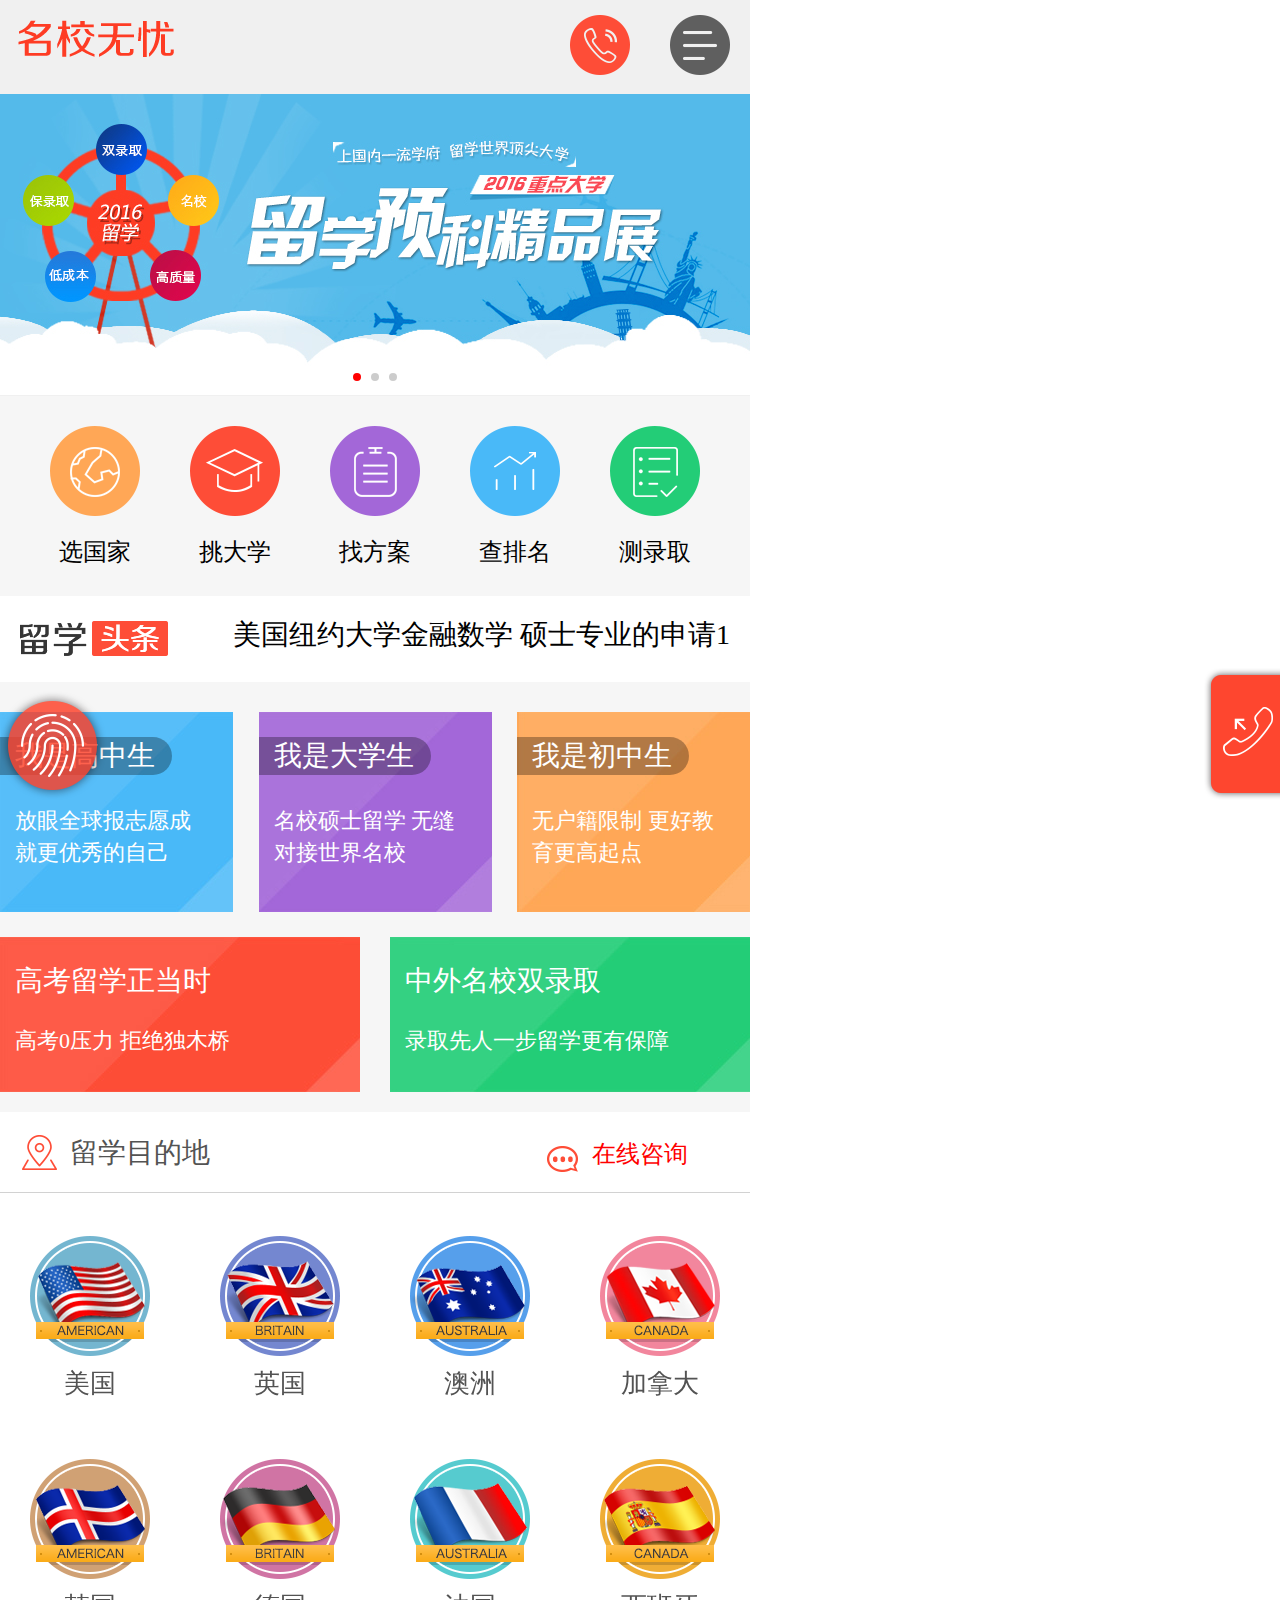
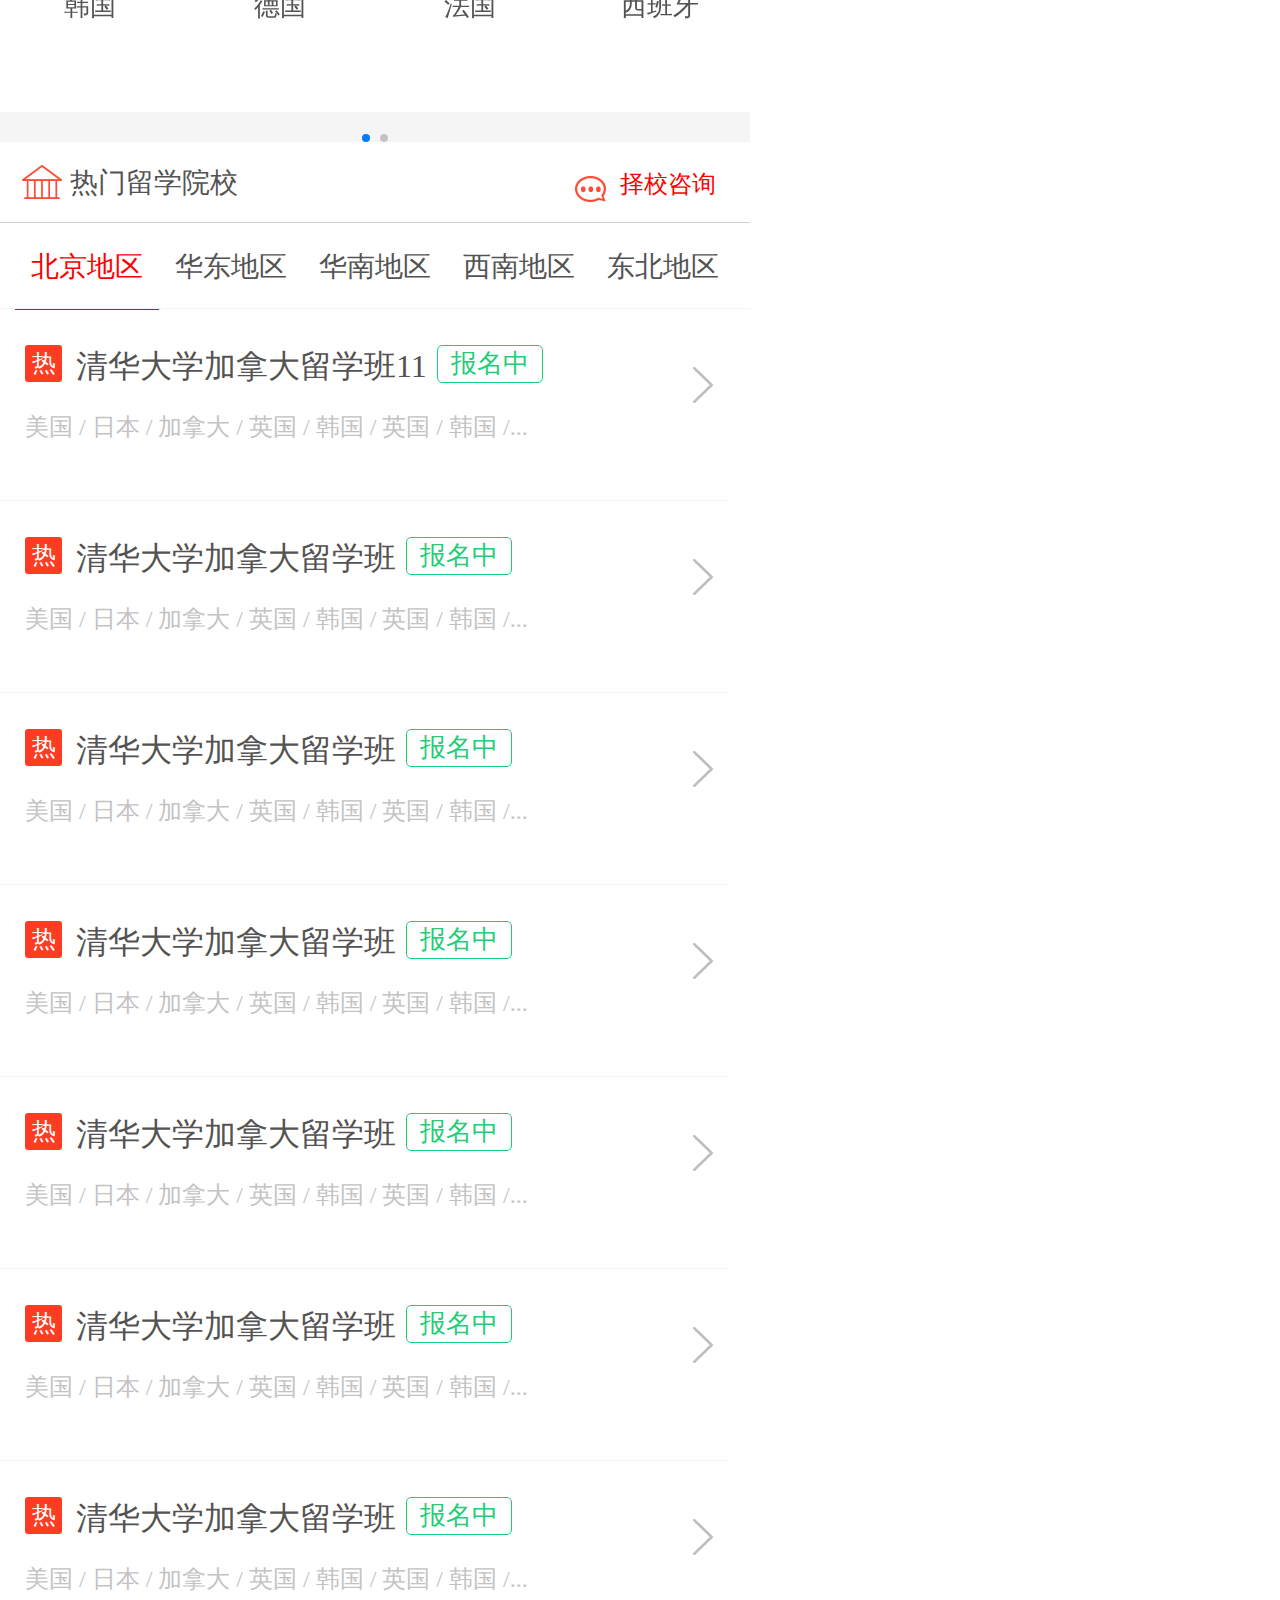
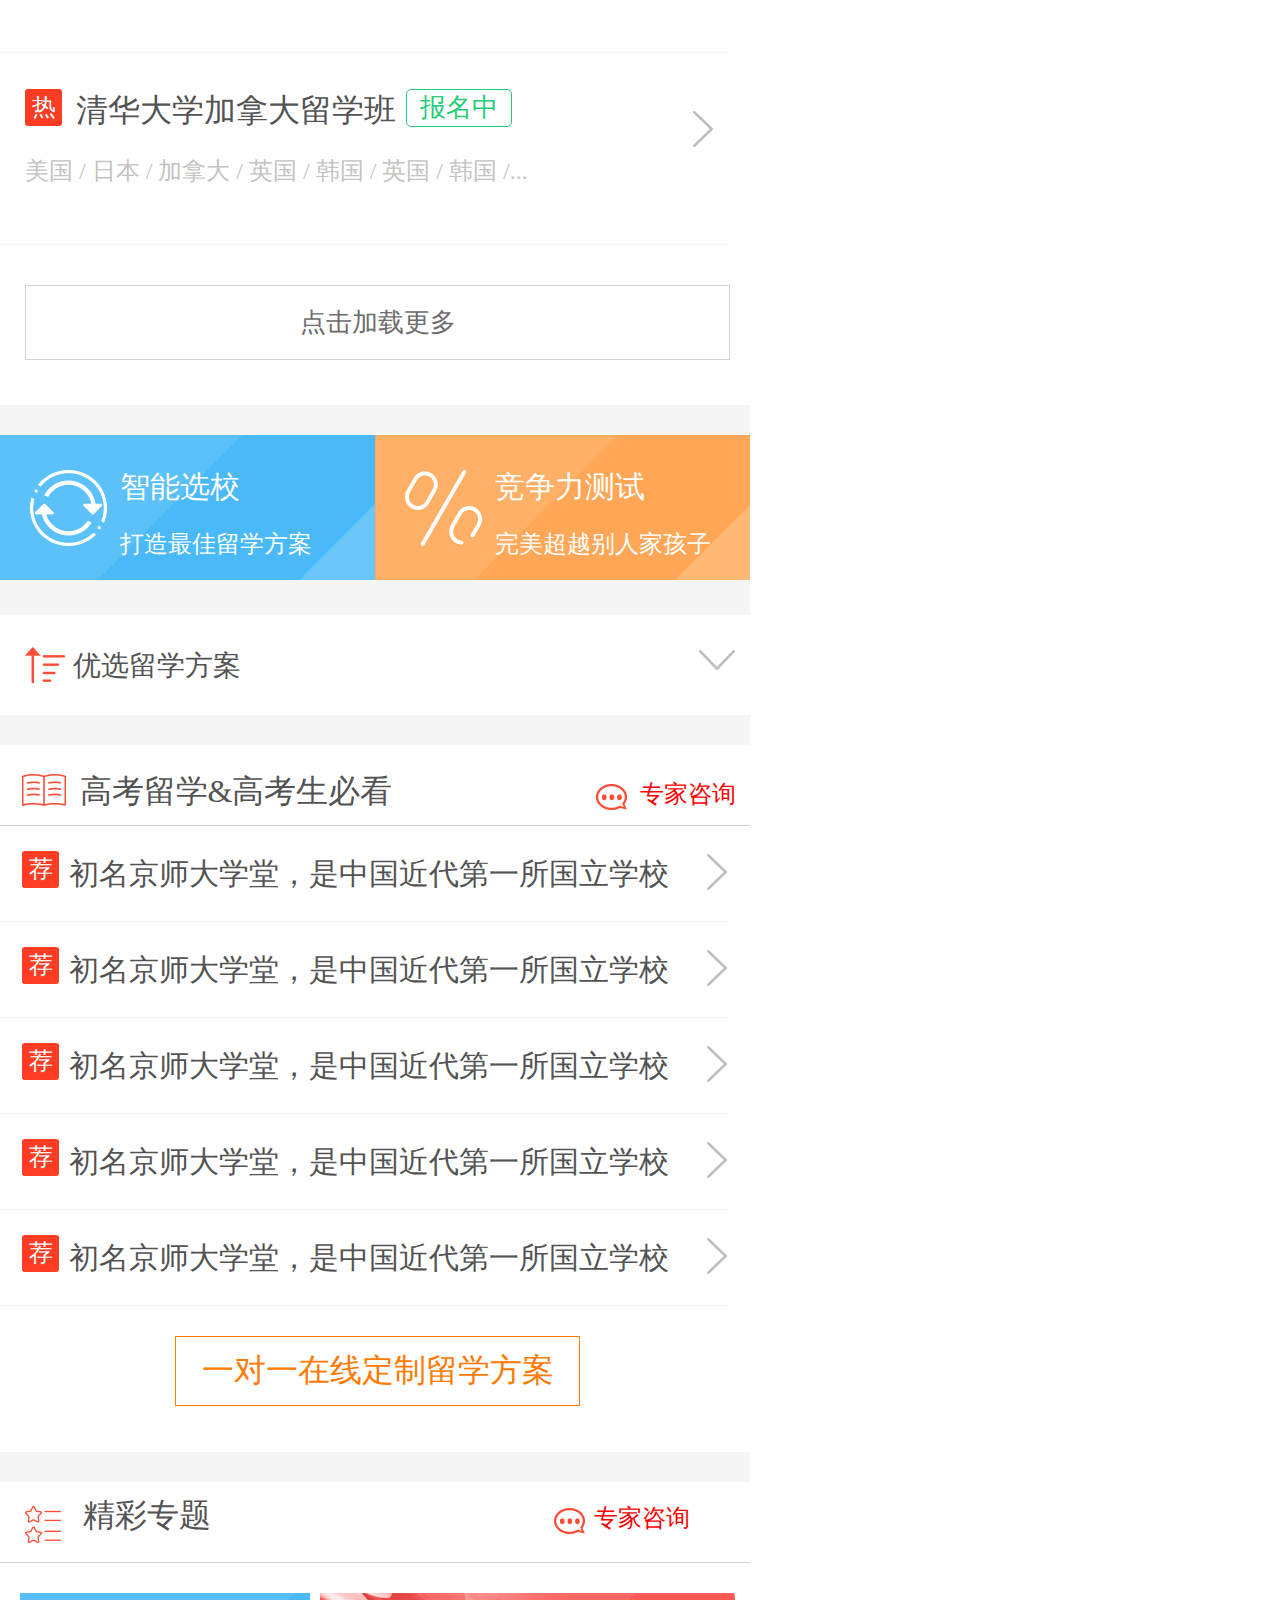
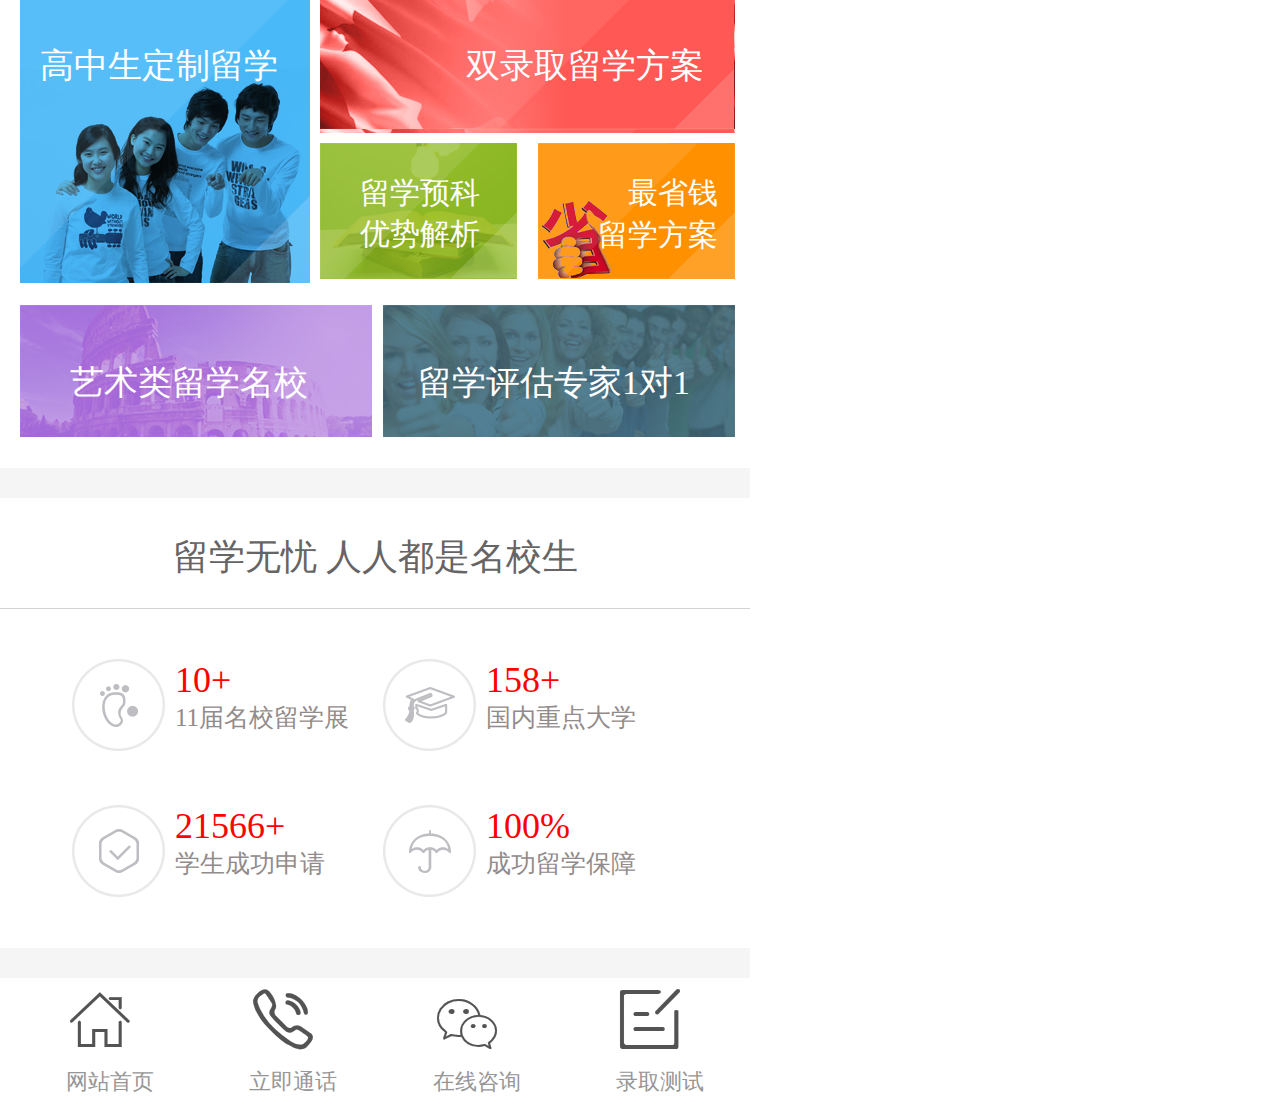
<file: index.html>
<!DOCTYPE html>
<html>

	<head>
		<meta charset="UTF-8">
		<meta name="viewport" content="width=device-width, user-scalable=no, initial-scale=1.0, maximum-scale=1.0, minimum-scale=1.0" />
		<title>名校无忧</title>
		<link rel="stylesheet" type="text/css" href="css/common.css" />
		<link rel="stylesheet" href="css/swiper.min.css" />
		<link rel="stylesheet" type="text/css" href="css/style.css" />
		<link rel="stylesheet" href="icon-font/iconfont.css" />

		<script src="js/common.js"></script>
		<script type="text/javascript" src="js/jquery-1.10.2.js"></script>
		<script src="js/swiper.min.js"></script>
		<script src="js/js.js"></script>
	</head>

	<body>
		<div id="bg"></div>
		<aside id="asd-animate">
			<ul>
				<li>群体</li>
				<li>国家</li>
				<li>方案</li>
				<li>服务</li>
			</ul>
		</aside>
		<div id="artile">
			<!--头部-->
			<header>
				<div class="top">
					<img src="images/logo.png">
					<img src="images/ico_btn2_hov.png" id="top-asd" />
					<img src="images/ico_btn1.png" />
				</div>
				<div class="swiper-container">
					<div class="swiper-wrapper">
						<div class="swiper-slide"><img src="images/banner.jpg"></div>
						<div class="swiper-slide"><img src="images/col_banner.jpg" /></div>
						<div class="swiper-slide"><img src="images/grap_banner.png" /></div>
					</div>
					<!-- Add Pagination -->
					<div class="swiper-pagination"></div>
				</div>
			</header>
			<!--中间部分-->
			<section>
				<!--导航部分-->
				<div class="sec-top">
					<ul>
						<li>
							<img src="images/ico_btn3.png">
							<a href="#">选国家</a>
						</li>
						<li>
							<img src="images/ico_btn4.png">
							<a href="#">挑大学</a>
						</li>
						<li>
							<img src="images/ico_btn5.png">
							<a href="#">找方案</a>
						</li>
						<li>
							<img src="images/ico_btn6.png">
							<a href="#">查排名</a>
						</li>
						<li>
							<img src="images/ico_btn7.png">
							<a href="#">测录取</a>
						</li>
					</ul>
				</div>
				<!--头条-->
				<div class="sec-title" id="sec-title">
					<img src="images/text_btn1.png" alt="">
					<ul id="myul">
						<li><span>美国纽约大学金融数学 硕士专业的申请1</span></li>
						<li><span>美国纽约大学金融数学 硕士专业的申请2</span></li>
						<li><span>美国纽约大学金融数学 硕士专业的申请3</span></li>
					</ul>
					
				
				</div>
				<!--学生类别-->
				<div class="sec-type">
					<!--学生类别上面部分-->
					<div class="type-top">
						<ul>
							<li>
								<div>
									<h2>我是高中生</h2></div>
								<p>
									<a href="#">放眼全球报志愿成就更优秀的自己</a>
								</p>
							</li>
							<li>
								<div>
									<h2>我是大学生</h2></div>
								<p>
									<a href="#">名校硕士留学 无缝对接世界名校</a>
								</p>
							</li>
							<li>
								<div>
									<h2>我是初中生</h2></div>
								<p>
									<a href="#">无户籍限制 更好教育更高起点</a>
								</p>
							</li>
						</ul>
					</div>
					<!--学生类别下面部分-->
					<div class="type-bottom">
						<ul>
							<li>
								<h2>高考留学正当时</h2>
								<p>高考0压力 拒绝独木桥</p>
							</li>
							<li>
								<h2>中外名校双录取</h2>
								<p>录取先人一步留学更有保障</p>
							</li>
						</ul>
					</div>
				</div>
				<!--留学目的地-->
				<div class="sec-aim">
					<!--留学目的地头部-->
					<div class="aim-top">
						<img src="images/icon1.png" class="img1">
						<span>留学目的地</span>
						<img src="images/ico_btn9.png" class="img2">
						<span><a href="#">在线咨询</a></span>
					</div>
					<!--留学目的地下面部分-->
					<div class="swiper-container">
						<div class="swiper-wrapper">
							<div class="swiper-slide">
								<div class="aim-bottom">
									<ul>
										<li>
											<img src="images/national-1.png">
											<p>美国</p>
										</li>
										<li>
											<img src="images/national-2.png">
											<p>英国</p>
										</li>
										<li>
											<img src="images/national-3.png">
											<p>澳洲</p>
										</li>
										<li>
											<img src="images/national-4.png">
											<p>加拿大</p>
										</li>
										<li>
											<img src="images/national-5.png">
											<p>韩国</p>
										</li>
										<li>
											<img src="images/national-6.png">
											<p>德国</p>
										</li>
										<li>
											<img src="images/national-7.png">
											<p>法国</p>
										</li>
										<li>
											<img src="images/national-8.png">
											<p>西班牙</p>
										</li>
									</ul>
								</div>
							</div>
							<div class="swiper-slide">
								<div class="aim-bottom">
									<ul>
										<li>
											<img src="images/national-1.png">
											<p>美国</p>
										</li>
										<li>
											<img src="images/national-2.png">
											<p>英国</p>
										</li>
										<li>
											<img src="images/national-3.png">
											<p>澳洲</p>
										</li>
										<li>
											<img src="images/national-4.png">
											<p>加拿大</p>
										</li>
										<li>
											<img src="images/national-5.png">
											<p>韩国</p>
										</li>
										<li>
											<img src="images/national-6.png">
											<p>德国</p>
										</li>
										<li>
											<img src="images/national-7.png">
											<p>法国</p>
										</li>
										<li>
											<img src="images/national-8.png">
											<p>西班牙</p>
										</li>
									</ul>
								</div>
							</div>
						</div>
						<!-- Add Pagination -->
						<div class="swiper-pagination"></div>
					</div>
				</div>
				<!--灰色地带-->
				<div class="gray"></div>
				<!--热门留学学校-->
				<div class="sec-school">
					<!--热门留学学校头部-->
					<div class="sch-top">
						<img src="images/icon2.png" class="img1">
						<span>热门留学院校</span>
						<img src="images/ico_btn9.png" class="img2">
						<span><a href="#">择校咨询</a></span>
					</div>
					<div class="sec-content">
						<div class="con-top" id="con-top">
							<ul>
								<li class="hover">北京地区</li>
								<li>华东地区</li>
								<li>华南地区</li>
								<li>西南地区</li>
								<li>东北地区</li>
							</ul>
						</div>
						<!--热门留学学校主体部分-->
						<div class="con-mainall">
							<!--热门留学学校主体部分1-->
							<div class="con-main" id="con-main">
								<ul>
									<li>
										<div>
											<span>热</span>
											<h2>清华大学加拿大留学班11</h2>
											<div>报名中</div>
											<img src="images/ico_btn10.png">
										</div>
										<p>美国 / 日本 / 加拿大 / 英国 / 韩国 / 英国 / 韩国 /...</p>
									</li>
									<li>
										<div>
											<span>热</span>
											<h2>清华大学加拿大留学班</h2>
											<div>报名中</div>
											<img src="images/ico_btn10.png">
										</div>
										<p>美国 / 日本 / 加拿大 / 英国 / 韩国 / 英国 / 韩国 /...</p>
									</li>
									<li>
										<div>
											<span>热</span>
											<h2>清华大学加拿大留学班</h2>
											<div>报名中</div>
											<img src="images/ico_btn10.png">
										</div>
										<p>美国 / 日本 / 加拿大 / 英国 / 韩国 / 英国 / 韩国 /...</p>
									</li>
									<li>
										<div>
											<span>热</span>
											<h2>清华大学加拿大留学班</h2>
											<div>报名中</div>
											<img src="images/ico_btn10.png">
										</div>
										<p>美国 / 日本 / 加拿大 / 英国 / 韩国 / 英国 / 韩国 /...</p>
									</li>
									<li>
										<div>
											<span>热</span>
											<h2>清华大学加拿大留学班</h2>
											<div>报名中</div>
											<img src="images/ico_btn10.png">
										</div>
										<p>美国 / 日本 / 加拿大 / 英国 / 韩国 / 英国 / 韩国 /...</p>
									</li>
									<li>
										<div>
											<span>热</span>
											<h2>清华大学加拿大留学班</h2>
											<div>报名中</div>
											<img src="images/ico_btn10.png">
										</div>
										<p>美国 / 日本 / 加拿大 / 英国 / 韩国 / 英国 / 韩国 /...</p>
									</li>
									<li>
										<div>
											<span>热</span>
											<h2>清华大学加拿大留学班</h2>
											<div>报名中</div>
											<img src="images/ico_btn10.png">
										</div>
										<p>美国 / 日本 / 加拿大 / 英国 / 韩国 / 英国 / 韩国 /...</p>
									</li>
									<li>
										<div>
											<span>热</span>
											<h2>清华大学加拿大留学班</h2>
											<div>报名中</div>
											<img src="images/ico_btn10.png">
										</div>
										<p>美国 / 日本 / 加拿大 / 英国 / 韩国 / 英国 / 韩国 /...</p>
									</li>
								</ul>
							</div>
							<!--热门留学学校主体部分2-->
							<div class="con-main" id="con-main">
								<ul>
									<li>
										<div>
											<span>热</span>
											<h2>清华大学加拿大留学班22</h2>
											<div>报名中</div>
											<img src="images/ico_btn10.png">
										</div>
										<p>美国 / 日本 / 加拿大 / 英国 / 韩国 / 英国 / 韩国 /...</p>
									</li>
									<li>
										<div>
											<span>热</span>
											<h2>清华大学加拿大留学班</h2>
											<div>报名中</div>
											<img src="images/ico_btn10.png">
										</div>
										<p>美国 / 日本 / 加拿大 / 英国 / 韩国 / 英国 / 韩国 /...</p>
									</li>
									<li>
										<div>
											<span>热</span>
											<h2>清华大学加拿大留学班</h2>
											<div>报名中</div>
											<img src="images/ico_btn10.png">
										</div>
										<p>美国 / 日本 / 加拿大 / 英国 / 韩国 / 英国 / 韩国 /...</p>
									</li>
									<li>
										<div>
											<span>热</span>
											<h2>清华大学加拿大留学班</h2>
											<div>报名中</div>
											<img src="images/ico_btn10.png">
										</div>
										<p>美国 / 日本 / 加拿大 / 英国 / 韩国 / 英国 / 韩国 /...</p>
									</li>
									<li>
										<div>
											<span>热</span>
											<h2>清华大学加拿大留学班</h2>
											<div>报名中</div>
											<img src="images/ico_btn10.png">
										</div>
										<p>美国 / 日本 / 加拿大 / 英国 / 韩国 / 英国 / 韩国 /...</p>
									</li>
									<li>
										<div>
											<span>热</span>
											<h2>清华大学加拿大留学班</h2>
											<div>报名中</div>
											<img src="images/ico_btn10.png">
										</div>
										<p>美国 / 日本 / 加拿大 / 英国 / 韩国 / 英国 / 韩国 /...</p>
									</li>
									<li>
										<div>
											<span>热</span>
											<h2>清华大学加拿大留学班</h2>
											<div>报名中</div>
											<img src="images/ico_btn10.png">
										</div>
										<p>美国 / 日本 / 加拿大 / 英国 / 韩国 / 英国 / 韩国 /...</p>
									</li>
									<li>
										<div>
											<span>热</span>
											<h2>清华大学加拿大留学班</h2>
											<div>报名中</div>
											<img src="images/ico_btn10.png">
										</div>
										<p>美国 / 日本 / 加拿大 / 英国 / 韩国 / 英国 / 韩国 /...</p>
									</li>
								</ul>
							</div>
							<!--热门留学校主体部分3-->
							<div class="con-main" id="con-main">
								<ul>
									<li>
										<div>
											<span>热</span>
											<h2>清华大学加拿大留学班</h2>
											<div>报名中</div>
											<img src="images/ico_btn10.png">
										</div>
										<p>美国 / 日本 / 加拿大 / 英国 / 韩国 / 英国 / 韩国 /...</p>
									</li>
									<li>
										<div>
											<span>热</span>
											<h2>清华大学加拿大留学班</h2>
											<div>报名中</div>
											<img src="images/ico_btn10.png">
										</div>
										<p>美国 / 日本 / 加拿大 / 英国 / 韩国 / 英国 / 韩国 /...</p>
									</li>
									<li>
										<div>
											<span>热</span>
											<h2>清华大学加拿大留学班</h2>
											<div>报名中</div>
											<img src="images/ico_btn10.png">
										</div>
										<p>美国 / 日本 / 加拿大 / 英国 / 韩国 / 英国 / 韩国 /...</p>
									</li>
									<li>
										<div>
											<span>热</span>
											<h2>清华大学加拿大留学班</h2>
											<div>报名中</div>
											<img src="images/ico_btn10.png">
										</div>
										<p>美国 / 日本 / 加拿大 / 英国 / 韩国 / 英国 / 韩国 /...</p>
									</li>
									<li>
										<div>
											<span>热</span>
											<h2>清华大学加拿大留学班</h2>
											<div>报名中</div>
											<img src="images/ico_btn10.png">
										</div>
										<p>美国 / 日本 / 加拿大 / 英国 / 韩国 / 英国 / 韩国 /...</p>
									</li>
									<li>
										<div>
											<span>热</span>
											<h2>清华大学加拿大留学班</h2>
											<div>报名中</div>
											<img src="images/ico_btn10.png">
										</div>
										<p>美国 / 日本 / 加拿大 / 英国 / 韩国 / 英国 / 韩国 /...</p>
									</li>
									<li>
										<div>
											<span>热</span>
											<h2>清华大学加拿大留学班</h2>
											<div>报名中</div>
											<img src="images/ico_btn10.png">
										</div>
										<p>美国 / 日本 / 加拿大 / 英国 / 韩国 / 英国 / 韩国 /...</p>
									</li>
									<li>
										<div>
											<span>热</span>
											<h2>清华大学加拿大留学班</h2>
											<div>报名中</div>
											<img src="images/ico_btn10.png">
										</div>
										<p>美国 / 日本 / 加拿大 / 英国 / 韩国 / 英国 / 韩国 /...</p>
									</li>
								</ul>
							</div>
							<!--热门留学校主体部分4-->
							<div class="con-main" id="con-main">
								<ul>
									<li>
										<div>
											<span>热</span>
											<h2>清华大学加拿大留学班</h2>
											<div>报名中</div>
											<img src="images/ico_btn10.png">
										</div>
										<p>美国 / 日本 / 加拿大 / 英国 / 韩国 / 英国 / 韩国 /...</p>
									</li>
									<li>
										<div>
											<span>热</span>
											<h2>清华大学加拿大留学班</h2>
											<div>报名中</div>
											<img src="images/ico_btn10.png">
										</div>
										<p>美国 / 日本 / 加拿大 / 英国 / 韩国 / 英国 / 韩国 /...</p>
									</li>
									<li>
										<div>
											<span>热</span>
											<h2>清华大学加拿大留学班</h2>
											<div>报名中</div>
											<img src="images/ico_btn10.png">
										</div>
										<p>美国 / 日本 / 加拿大 / 英国 / 韩国 / 英国 / 韩国 /...</p>
									</li>
									<li>
										<div>
											<span>热</span>
											<h2>清华大学加拿大留学班</h2>
											<div>报名中</div>
											<img src="images/ico_btn10.png">
										</div>
										<p>美国 / 日本 / 加拿大 / 英国 / 韩国 / 英国 / 韩国 /...</p>
									</li>
									<li>
										<div>
											<span>热</span>
											<h2>清华大学加拿大留学班</h2>
											<div>报名中</div>
											<img src="images/ico_btn10.png">
										</div>
										<p>美国 / 日本 / 加拿大 / 英国 / 韩国 / 英国 / 韩国 /...</p>
									</li>
									<li>
										<div>
											<span>热</span>
											<h2>清华大学加拿大留学班</h2>
											<div>报名中</div>
											<img src="images/ico_btn10.png">
										</div>
										<p>美国 / 日本 / 加拿大 / 英国 / 韩国 / 英国 / 韩国 /...</p>
									</li>
									<li>
										<div>
											<span>热</span>
											<h2>清华大学加拿大留学班</h2>
											<div>报名中</div>
											<img src="images/ico_btn10.png">
										</div>
										<p>美国 / 日本 / 加拿大 / 英国 / 韩国 / 英国 / 韩国 /...</p>
									</li>
									<li>
										<div>
											<span>热</span>
											<h2>清华大学加拿大留学班</h2>
											<div>报名中</div>
											<img src="images/ico_btn10.png">
										</div>
										<p>美国 / 日本 / 加拿大 / 英国 / 韩国 / 英国 / 韩国 /...</p>
									</li>
								</ul>
							</div>
							<!--热门留学校主体部分5-->
							<div class="con-main" id="con-main">
								<ul>
									<li>
										<div>
											<span>热</span>
											<h2>清华大学加拿大留学班</h2>
											<div>报名中</div>
											<img src="images/ico_btn10.png">
										</div>
										<p>美国 / 日本 / 加拿大 / 英国 / 韩国 / 英国 / 韩国 /...</p>
									</li>
									<li>
										<div>
											<span>热</span>
											<h2>清华大学加拿大留学班</h2>
											<div>报名中</div>
											<img src="images/ico_btn10.png">
										</div>
										<p>美国 / 日本 / 加拿大 / 英国 / 韩国 / 英国 / 韩国 /...</p>
									</li>
									<li>
										<div>
											<span>热</span>
											<h2>清华大学加拿大留学班</h2>
											<div>报名中</div>
											<img src="images/ico_btn10.png">
										</div>
										<p>美国 / 日本 / 加拿大 / 英国 / 韩国 / 英国 / 韩国 /...</p>
									</li>
									<li>
										<div>
											<span>热</span>
											<h2>清华大学加拿大留学班</h2>
											<div>报名中</div>
											<img src="images/ico_btn10.png">
										</div>
										<p>美国 / 日本 / 加拿大 / 英国 / 韩国 / 英国 / 韩国 /...</p>
									</li>
									<li>
										<div>
											<span>热</span>
											<h2>清华大学加拿大留学班</h2>
											<div>报名中</div>
											<img src="images/ico_btn10.png">
										</div>
										<p>美国 / 日本 / 加拿大 / 英国 / 韩国 / 英国 / 韩国 /...</p>
									</li>
									<li>
										<div>
											<span>热</span>
											<h2>清华大学加拿大留学班</h2>
											<div>报名中</div>
											<img src="images/ico_btn10.png">
										</div>
										<p>美国 / 日本 / 加拿大 / 英国 / 韩国 / 英国 / 韩国 /...</p>
									</li>
									<li>
										<div>
											<span>热</span>
											<h2>清华大学加拿大留学班</h2>
											<div>报名中</div>
											<img src="images/ico_btn10.png">
										</div>
										<p>美国 / 日本 / 加拿大 / 英国 / 韩国 / 英国 / 韩国 /...</p>
									</li>
									<li>
										<div>
											<span>热</span>
											<h2>清华大学加拿大留学班</h2>
											<div>报名中</div>
											<img src="images/ico_btn10.png">
										</div>
										<p>美国 / 日本 / 加拿大 / 英国 / 韩国 / 英国 / 韩国 /...</p>
									</li>
								</ul>
							</div>
						</div>
						<!--热门留学学校 底部按钮-->
						<div class="con-bottom">
							<button class="con-btn" id="con-btn">点击加载更多</button>
						</div>
						<!--广告部分-->
						<div class="con-adv">
							<ul>
								<li>
									<img src="images/ico_btn11.png" />
									<h2>智能选校</h2>
									<p>打造最佳留学方案</p>
								</li>
								<li>
									<img src="images/ico_btn12.png" />
									<h2>竞争力测试</h2>
									<p>完美超越别人家孩子</p>
								</li>
							</ul>
						</div>
					</div>
				</div>
				<!--优选留学方案-->
				<div class="sec-plan">
					<img src="images/icon3.png" />
					<span>优选留学方案</span>
					<img src="images/xiala_icon1.png" class="xiala" />
				</div>
				<div class="xiala_plan">
					<ul>
						<li>
							<img src="images/ico_btn14.png">
							<span>双录取留学</span>
							<img src="images/ico_btn14.png">
							<span>高中生留学优选方案</span>
						</li>
						<li>
							<img src="images/ico_btn14.png">
							<span>双录取留学</span>
							<img src="images/ico_btn14.png">
							<span>高中生留学优选方案</span>
						</li>
						<li>
							<img src="images/ico_btn14.png">
							<span>双录取留学</span>
							<img src="images/ico_btn14.png">
							<span>高中生留学优选方案</span>
						</li>
						<li>
							<img src="images/ico_btn14.png">
							<span>双录取留学</span>
							<img src="images/ico_btn14.png">
							<span>高中生留学优选方案</span>
						</li>
					</ul>
				</div>
				<div class="gray"></div>
				<!--留学必看-->
				<div class="sec-look">
					<!--留学必看头部-->
					<div class="look-top">
						<img src="images/icon4.png" class="img1">
						<span>高考留学&amp;高考生必看</span>
						<img src="images/ico_btn9.png" class="img2">
						<span><a href="#">专家咨询</a></span>
					</div>
					<!--留学必看主体部分-->
					<div class="look-main">
						<ul>
							<li>
								<span>荐</span>
								<h2>初名京师大学堂，是中国近代第一所国立学校</h2>
								<img src="images/ico_btn10.png" />
							</li>
							<li>
								<span>荐</span>
								<h2>初名京师大学堂，是中国近代第一所国立学校</h2>
								<img src="images/ico_btn10.png" />
							</li>
							<li>
								<span>荐</span>
								<h2>初名京师大学堂，是中国近代第一所国立学校</h2>
								<img src="images/ico_btn10.png" />
							</li>
							<li>
								<span>荐</span>
								<h2>初名京师大学堂，是中国近代第一所国立学校</h2>
								<img src="images/ico_btn10.png" />
							</li>
							<li>
								<span>荐</span>
								<h2>初名京师大学堂，是中国近代第一所国立学校</h2>
								<img src="images/ico_btn10.png" />
							</li>
						</ul>
					</div>
					<!--留学必看按钮-->
					<div class="look-bottom">
						<button class="look-btn">一对一在线定制留学方案</button>
					</div>
				</div>
				<div class="gray"></div>
				<!--留学精彩专题-->
				<div class="sec-topic">
					<div class="topic-top">
						<img src="images/icon5.png" class="img1" />
						<span>精彩专题</span>
						<img src="images/ico_btn9.png" class="img2" />
						<span>专家咨询</span>
					</div>
					<div class="topic-main">
						<div class="main-left">
							<h2>高中生定制留学</h2>
						</div>
						<div class="main-right1">
							<h2>双录取留学方案</h2>
						</div>
						<div class="main-right2">
							<h2>留学预科优势解析</h2>

						</div>
						<div class="main-right3">
							<h2>最省钱</h2>
							<h2>留学方案</h2>
						</div>
						<div class="main-bottom1">
							<h2>艺术类留学名校</h2>
						</div>
						<div class="main-bottom2">
							<h2>留学评估专家1对1</h2>
						</div>
					</div>
				</div>
				<div class="gray"></div>
				<!--学生数据-->
				<div class="sec-number">
					<div class="number-top">
						<h2>留学无忧 人人都是名校生</h2>
					</div>
					<div class="number-main">
						<ul>
							<li>
								<img src="images/ico_btn18.png">
								<p>10+</p>
								<p>11届名校留学展</p>
							</li>
							<li>
								<img src="images/ico_btn19.png">
								<p>158+</p>
								<p>国内重点大学</p>
							</li>
						</ul>
						<ul>
							<li>
								<img src="images/ico_btn20.png">
								<p>21566+</p>
								<p>学生成功申请</p>
							</li>
							<li>
								<img src="images/ico_btn21.png">
								<p>100%</p>
								<p>成功留学保障</p>
							</li>
						</ul>
					</div>
				</div>
				<div class="gray"></div>
			</section>
			<footer id="footer">
				<ul>
					<li>
						 <i class="icon iconfont icon-icon-home-default"></i>
						<p>网站首页</p>
					</li>
					<li>
                <i class="icon iconfont icon-dianhua"></i>
						<p>立即通话</p>
					</li>
					<li>
						  <i class="icon iconfont icon-weixin"></i>
						<p>在线咨询</p>
					</li>
					<li>
						<i class="icon iconfont icon-9yijianfankui"></i>
						<p>录取测试</p>
					</li>
				</ul>
			</footer>
		</div>
		<div class="left-alert">
			<img src="images/ico_btn22.png" id="pelletwindow" />
			<div class="alert" id="pelletwindow1">
				<img src="images/ico-zw-1.png" />
				<img src="images/ico-zw-2.png" />
				<img src="images/ico-zw-3.png" />
				<img src="images/ico-zw-4.png" />
				<img src="images/ico-zw-5.png" id="top"/>
			</div>
		</div>
		
		<div class="tan">
			<img src="images/ico_btn24.png" id="iphone">
		</div>
		<div class="tanchuan" id="tanchuan">
			<p>2016重点大学官方留学</p>
			<img src="images/ico_btn23.png" alt="" id="tanchuan-img" />
			<p>国内重点＋海外名校"双录取"</p>
			<p>留学无忧 人人都是名校生</p>
			<button>马上资讯名校专家</button>
			<form action="#">
				<input type="text" placeholder="请输入电话号码" />
				<button>免费回电</button>
			</form>
			<p>节省<span>80%</span>的留学准备时间</p>
		</div>

	</body>

</html>
</file>
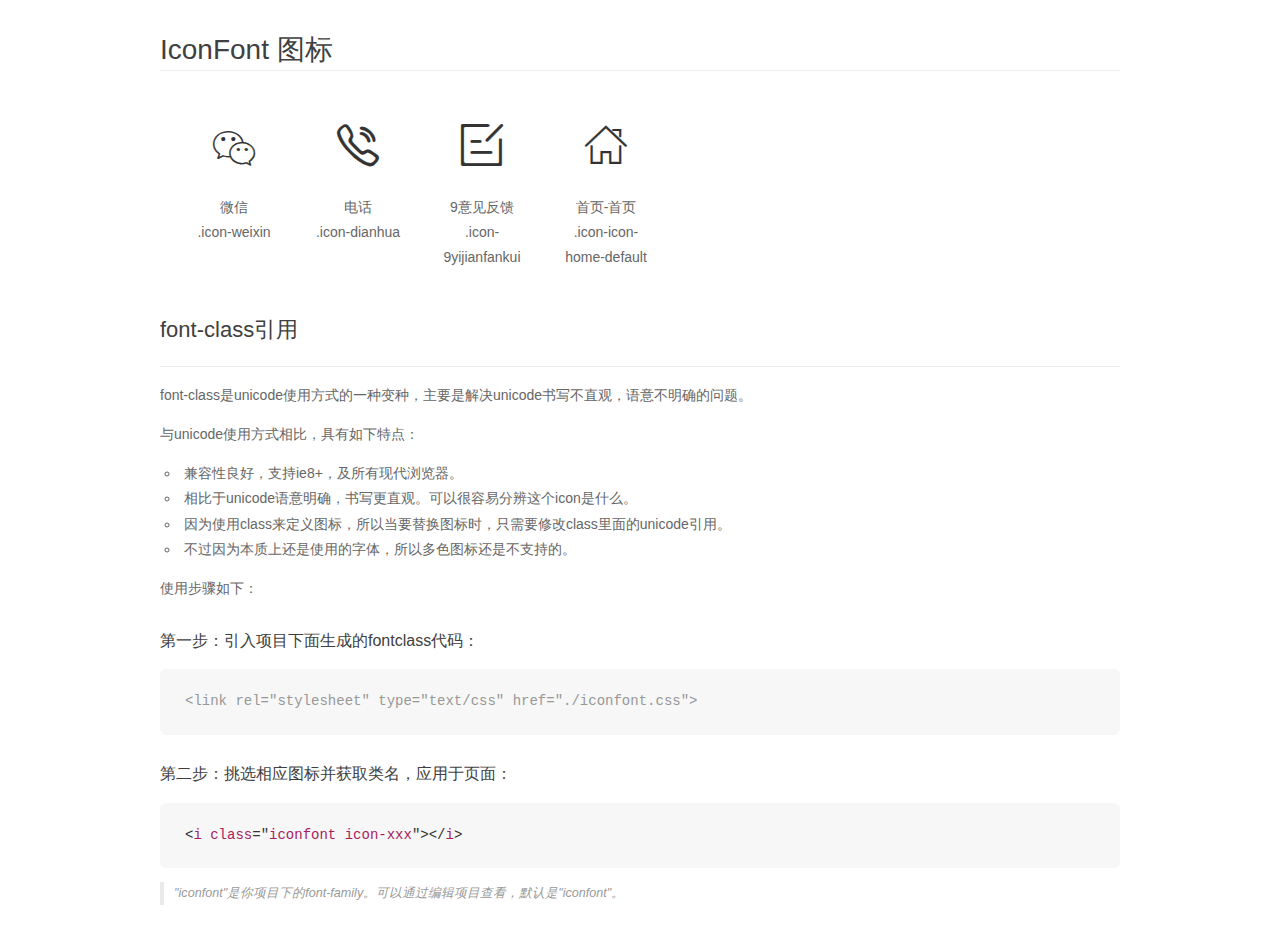
<file: icon-font/demo_fontclass.html>
<!DOCTYPE html>
<html>
<head>
    <meta charset="utf-8"/>
    <title>IconFont</title>
    <link rel="stylesheet" href="demo.css">
    <link rel="stylesheet" href="iconfont.css">
</head>
<body>
    <div class="main markdown">
        <h1>IconFont 图标</h1>
        <ul class="icon_lists clear">
            
                <li>
                <i class="icon iconfont icon-weixin"></i>
                    <div class="name">微信</div>
                    <div class="fontclass">.icon-weixin</div>
                </li>
            
                <li>
                <i class="icon iconfont icon-dianhua"></i>
                    <div class="name">电话</div>
                    <div class="fontclass">.icon-dianhua</div>
                </li>
            
                <li>
                <i class="icon iconfont icon-9yijianfankui"></i>
                    <div class="name">9意见反馈</div>
                    <div class="fontclass">.icon-9yijianfankui</div>
                </li>
            
                <li>
                <i class="icon iconfont icon-icon-home-default"></i>
                    <div class="name">首页-首页</div>
                    <div class="fontclass">.icon-icon-home-default</div>
                </li>
            
        </ul>

        <h2 id="font-class-">font-class引用</h2>
        <hr>

        <p>font-class是unicode使用方式的一种变种，主要是解决unicode书写不直观，语意不明确的问题。</p>
        <p>与unicode使用方式相比，具有如下特点：</p>
        <ul>
        <li>兼容性良好，支持ie8+，及所有现代浏览器。</li>
        <li>相比于unicode语意明确，书写更直观。可以很容易分辨这个icon是什么。</li>
        <li>因为使用class来定义图标，所以当要替换图标时，只需要修改class里面的unicode引用。</li>
        <li>不过因为本质上还是使用的字体，所以多色图标还是不支持的。</li>
        </ul>
        <p>使用步骤如下：</p>
        <h3 id="-fontclass-">第一步：引入项目下面生成的fontclass代码：</h3>


        <pre><code class="lang-js hljs javascript"><span class="hljs-comment">&lt;link rel="stylesheet" type="text/css" href="./iconfont.css"&gt;</span></code></pre>
        <h3 id="-">第二步：挑选相应图标并获取类名，应用于页面：</h3>
        <pre><code class="lang-css hljs">&lt;<span class="hljs-selector-tag">i</span> <span class="hljs-selector-tag">class</span>="<span class="hljs-selector-tag">iconfont</span> <span class="hljs-selector-tag">icon-xxx</span>"&gt;&lt;/<span class="hljs-selector-tag">i</span>&gt;</code></pre>
        <blockquote>
        <p>"iconfont"是你项目下的font-family。可以通过编辑项目查看，默认是"iconfont"。</p>
        </blockquote>
    </div>
</body>
</html>
</file>
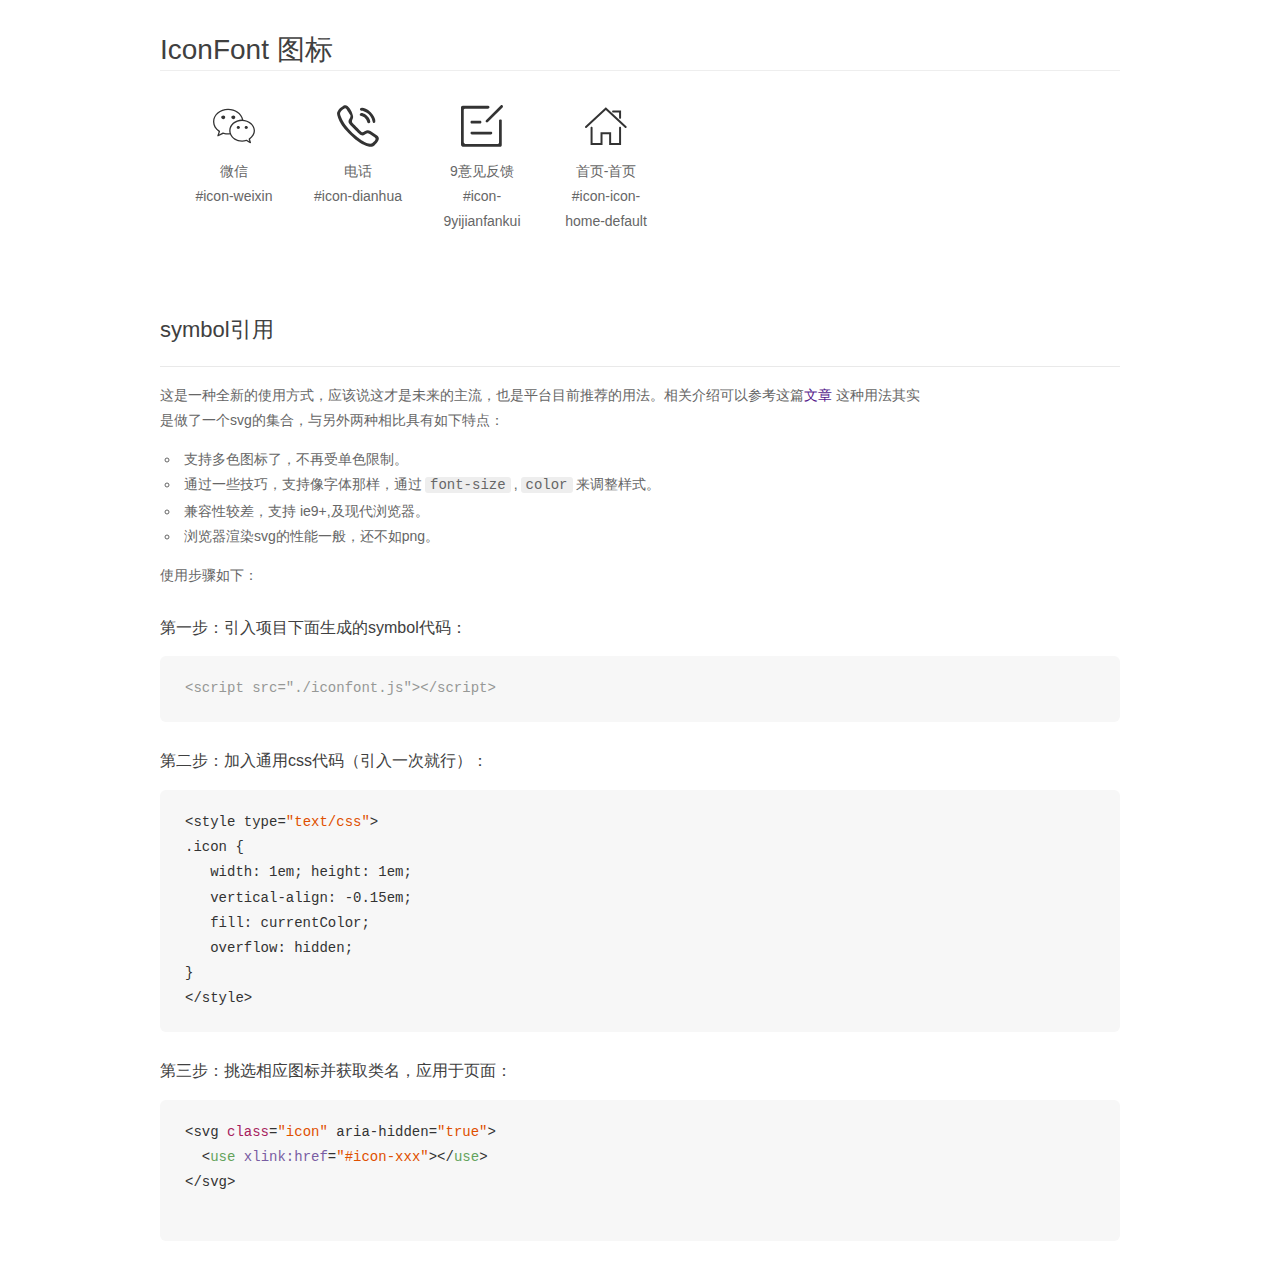
<file: icon-font/demo_symbol.html>
<!DOCTYPE html>
<html>
<head>
    <meta charset="utf-8"/>
    <title>IconFont</title>
    <link rel="stylesheet" href="demo.css">
    <script src="iconfont.js"></script>

    <style type="text/css">
        .icon {
          /* 通过设置 font-size 来改变图标大小 */
          width: 1em; height: 1em;
          /* 图标和文字相邻时，垂直对齐 */
          vertical-align: -0.15em;
          /* 通过设置 color 来改变 SVG 的颜色/fill */
          fill: currentColor;
          /* path 和 stroke 溢出 viewBox 部分在 IE 下会显示
             normalize.css 中也包含这行 */
          overflow: hidden;
        }

    </style>
</head>
<body>
    <div class="main markdown">
        <h1>IconFont 图标</h1>
        <ul class="icon_lists clear">
            
                <li>
                    <svg class="icon" aria-hidden="true">
                        <use xlink:href="#icon-weixin"></use>
                    </svg>
                    <div class="name">微信</div>
                    <div class="fontclass">#icon-weixin</div>
                </li>
            
                <li>
                    <svg class="icon" aria-hidden="true">
                        <use xlink:href="#icon-dianhua"></use>
                    </svg>
                    <div class="name">电话</div>
                    <div class="fontclass">#icon-dianhua</div>
                </li>
            
                <li>
                    <svg class="icon" aria-hidden="true">
                        <use xlink:href="#icon-9yijianfankui"></use>
                    </svg>
                    <div class="name">9意见反馈</div>
                    <div class="fontclass">#icon-9yijianfankui</div>
                </li>
            
                <li>
                    <svg class="icon" aria-hidden="true">
                        <use xlink:href="#icon-icon-home-default"></use>
                    </svg>
                    <div class="name">首页-首页</div>
                    <div class="fontclass">#icon-icon-home-default</div>
                </li>
            
        </ul>


        <h2 id="symbol-">symbol引用</h2>
        <hr>

        <p>这是一种全新的使用方式，应该说这才是未来的主流，也是平台目前推荐的用法。相关介绍可以参考这篇<a href="">文章</a>
        这种用法其实是做了一个svg的集合，与另外两种相比具有如下特点：</p>
        <ul>
          <li>支持多色图标了，不再受单色限制。</li>
          <li>通过一些技巧，支持像字体那样，通过<code>font-size</code>,<code>color</code>来调整样式。</li>
          <li>兼容性较差，支持 ie9+,及现代浏览器。</li>
          <li>浏览器渲染svg的性能一般，还不如png。</li>
        </ul>
        <p>使用步骤如下：</p>
        <h3 id="-symbol-">第一步：引入项目下面生成的symbol代码：</h3>
        <pre><code class="lang-js hljs javascript"><span class="hljs-comment">&lt;script src="./iconfont.js"&gt;&lt;/script&gt;</span></code></pre>
        <h3 id="-css-">第二步：加入通用css代码（引入一次就行）：</h3>
        <pre><code class="lang-js hljs javascript">&lt;style type=<span class="hljs-string">"text/css"</span>&gt;
.icon {
   width: <span class="hljs-number">1</span>em; height: <span class="hljs-number">1</span>em;
   vertical-align: <span class="hljs-number">-0.15</span>em;
   fill: currentColor;
   overflow: hidden;
}
&lt;<span class="hljs-regexp">/style&gt;</span></code></pre>
        <h3 id="-">第三步：挑选相应图标并获取类名，应用于页面：</h3>
        <pre><code class="lang-js hljs javascript">&lt;svg <span class="hljs-class"><span class="hljs-keyword">class</span></span>=<span class="hljs-string">"icon"</span> aria-hidden=<span class="hljs-string">"true"</span>&gt;<span class="xml"><span class="hljs-tag">
  &lt;<span class="hljs-name">use</span> <span class="hljs-attr">xlink:href</span>=<span class="hljs-string">"#icon-xxx"</span>&gt;</span><span class="hljs-tag">&lt;/<span class="hljs-name">use</span>&gt;</span>
</span>&lt;<span class="hljs-regexp">/svg&gt;
        </span></code></pre>
    </div>
</body>
</html>
</file>
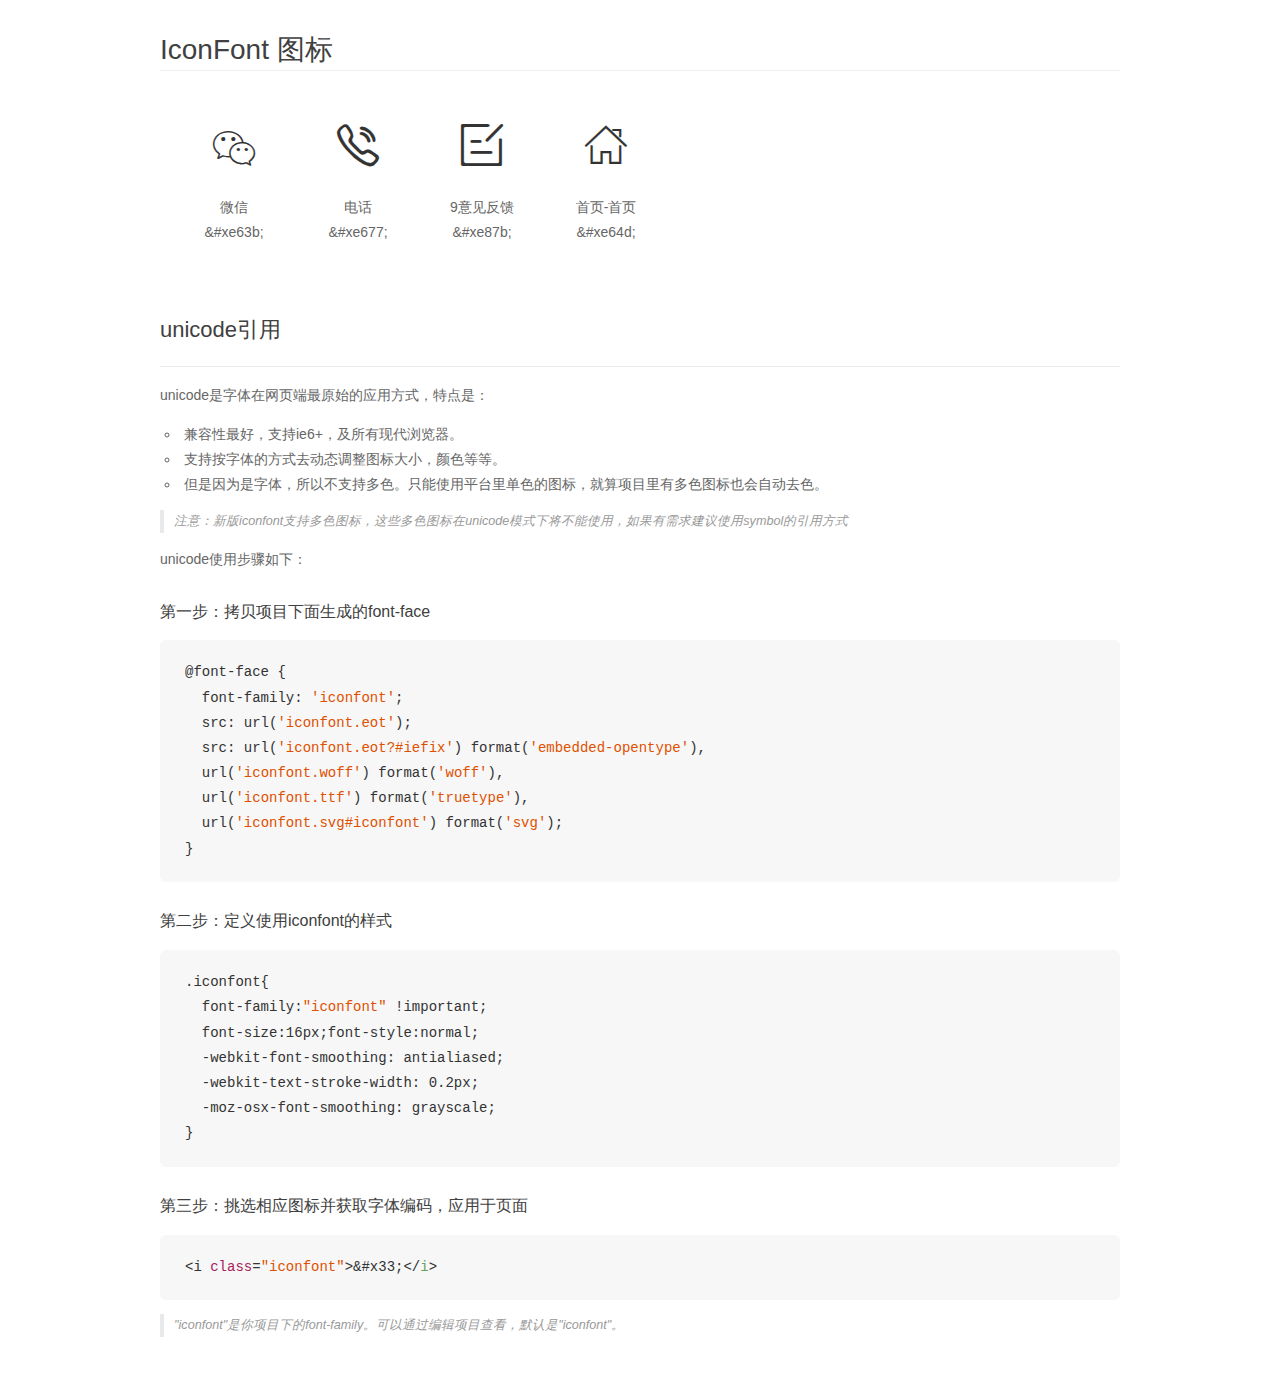
<file: icon-font/demo_unicode.html>
<!DOCTYPE html>
<html>
<head>
    <meta charset="utf-8"/>
    <title>IconFont</title>
    <link rel="stylesheet" href="demo.css">

    <style type="text/css">

        @font-face {font-family: "iconfont";
          src: url('iconfont.eot'); /* IE9*/
          src: url('iconfont.eot#iefix') format('embedded-opentype'), /* IE6-IE8 */
          url('iconfont.woff') format('woff'), /* chrome, firefox */
          url('iconfont.ttf') format('truetype'), /* chrome, firefox, opera, Safari, Android, iOS 4.2+*/
          url('iconfont.svg#iconfont') format('svg'); /* iOS 4.1- */
        }

        .iconfont {
          font-family:"iconfont" !important;
          font-size:16px;
          font-style:normal;
          -webkit-font-smoothing: antialiased;
          -webkit-text-stroke-width: 0.2px;
          -moz-osx-font-smoothing: grayscale;
        }

    </style>
</head>
<body>
    <div class="main markdown">
        <h1>IconFont 图标</h1>
        <ul class="icon_lists clear">
            
                <li>
                <i class="icon iconfont">&#xe63b;</i>
                    <div class="name">微信</div>
                    <div class="code">&amp;#xe63b;</div>
                </li>
            
                <li>
                <i class="icon iconfont">&#xe677;</i>
                    <div class="name">电话</div>
                    <div class="code">&amp;#xe677;</div>
                </li>
            
                <li>
                <i class="icon iconfont">&#xe87b;</i>
                    <div class="name">9意见反馈</div>
                    <div class="code">&amp;#xe87b;</div>
                </li>
            
                <li>
                <i class="icon iconfont">&#xe64d;</i>
                    <div class="name">首页-首页</div>
                    <div class="code">&amp;#xe64d;</div>
                </li>
            
        </ul>
        <h2 id="unicode-">unicode引用</h2>
        <hr>

        <p>unicode是字体在网页端最原始的应用方式，特点是：</p>
        <ul>
        <li>兼容性最好，支持ie6+，及所有现代浏览器。</li>
        <li>支持按字体的方式去动态调整图标大小，颜色等等。</li>
        <li>但是因为是字体，所以不支持多色。只能使用平台里单色的图标，就算项目里有多色图标也会自动去色。</li>
        </ul>
        <blockquote>
        <p>注意：新版iconfont支持多色图标，这些多色图标在unicode模式下将不能使用，如果有需求建议使用symbol的引用方式</p>
        </blockquote>
        <p>unicode使用步骤如下：</p>
        <h3 id="-font-face">第一步：拷贝项目下面生成的font-face</h3>
        <pre><code class="lang-js hljs javascript">@font-face {
  font-family: <span class="hljs-string">'iconfont'</span>;
  src: url(<span class="hljs-string">'iconfont.eot'</span>);
  src: url(<span class="hljs-string">'iconfont.eot?#iefix'</span>) format(<span class="hljs-string">'embedded-opentype'</span>),
  url(<span class="hljs-string">'iconfont.woff'</span>) format(<span class="hljs-string">'woff'</span>),
  url(<span class="hljs-string">'iconfont.ttf'</span>) format(<span class="hljs-string">'truetype'</span>),
  url(<span class="hljs-string">'iconfont.svg#iconfont'</span>) format(<span class="hljs-string">'svg'</span>);
}
</code></pre>
        <h3 id="-iconfont-">第二步：定义使用iconfont的样式</h3>
        <pre><code class="lang-js hljs javascript">.iconfont{
  font-family:<span class="hljs-string">"iconfont"</span> !important;
  font-size:<span class="hljs-number">16</span>px;font-style:normal;
  -webkit-font-smoothing: antialiased;
  -webkit-text-stroke-width: <span class="hljs-number">0.2</span>px;
  -moz-osx-font-smoothing: grayscale;
}
</code></pre>
        <h3 id="-">第三步：挑选相应图标并获取字体编码，应用于页面</h3>
        <pre><code class="lang-js hljs javascript">&lt;i <span class="hljs-class"><span class="hljs-keyword">class</span></span>=<span class="hljs-string">"iconfont"</span>&gt;&amp;#x33;<span class="xml"><span class="hljs-tag">&lt;/<span class="hljs-name">i</span>&gt;</span></span></code></pre>

        <blockquote>
        <p>"iconfont"是你项目下的font-family。可以通过编辑项目查看，默认是"iconfont"。</p>
        </blockquote>
    </div>


</body>
</html>
</file>
<file: css/common.css>
@charset "utf-8";
/* 通用样式初始化 */
body, h1, h2, h3, h4, h5, h6, hr, p, blockquote, dl, dt, dd, ul, ol, li, pre, form, fieldset, legend, button, input, textarea, th, td {margin:0;padding:0;border:none;list-style:none;outline:none;}
body { font-size: 14px; font-family: "STFangsong";  padding: 0; margin: 0; color: #535353; }
div, form, ul, dd, dl, ol, dt, li, p { list-style: none; padding: 0; margin: 0; }
h1, h2, h3, h4, h5, h6 { font-size: 100%; margin: 0; padding: 0; font-weight: normal; }
table { border-collapse: separate; border-spacing: 0; }
table, td, th { vertical-align: middle; }
textarea, input, button, select, keygen, legend { outline: 0; margin: 0; padding: 0;}
textarea { resize:none; } 
img{border:none;vertical-align:bottom;}
input[type="button"],input[type="submit"],input[type="reset"]{-webkit-appearance:none;outline:none;}
a { text-decoration: none;  cursor: pointer; }
a:hover { text-decoration: none; }

/* 清除浮动 */
.clearfix:after{ content: "\0020"; display: block; height: 0; clear: both; visibility: hidden; overflow: hidden; }
.clear { width: 0; height: 0; margin: 0; padding: 0; line-height: 0px; font-size: 0px; clear: both;}

.none { display: none; }
.left { float: left; }
.right { float: right; }
.red{ color: #f00;}
</file>
<file: css/style.css>
@charset "utf-8";
header{
	width: 7.5rem;
	height: 3.96rem;
	background: #f0f0f0;
	margin:0 auto;
}
header .top{
	width: 7.5rem;
	height: 0.94rem;
}
header .top img:nth-of-type(1){
	width:1.56rem;
	height: 0.37rem;
	float: left;
	margin-top: 0.2rem;
	margin-left: 0.18rem;
}
header .top img:nth-of-type(2){
	width: 0.6rem;
	height: 0.6rem;
	float: right;
	margin-top: 0.15rem;
	margin-right: 0.2rem;
}
header .top img:nth-of-type(3){
	width:0.6rem;
	height: 0.6rem;
	float: right;
	margin-top: 0.15rem;
	margin-right: 0.4rem;
}
header .swiper-container{
	width: 7.5rem;
	height: 3.01rem;
}
header .swiper-container .swiper-wrapper .swiper-slide img:nth-of-type(1){
	width: 7.5rem;
	height: 3.01rem;
} 

header .swiper-container .swiper-wrapper .swiper-slide img:nth-of-type(2){
	width: 7.5rem;
	height: 4.01rem;
} 
header .swiper-container .swiper-wrapper .swiper-slide img:nth-of-type(3){
	width: 7.5rem;
	height: 2.01rem;
} 
header .swiper-container .swiper-pagination-bullet-active{
	background: red;
}
section{
	width: 750px;
	height:auto;
	margin:0 auto;
	
}
section .sec-top{
	width: 7.5rem;
	height: 2rem;
	background: #f6f6f6;
}
section .sec-top ul{
	width: 6.6rem;
	margin:0 auto;
	text-align: center;
	display: flex;
	justify-content:space-between;
}
section .sec-top ul li{
	width: 1rem;
	padding-top: 0.3rem;
}
section .sec-top ul li img{
	width: 0.9rem;
	height: 0.9rem;
}
/* section ul li div{
	width: 1rem;
	padding-top: 0.2rem;
} */
section .sec-top ul li a{
	display: block;
	width:1rem;
	color:#000;
	font-family: Microsoft YaHei;
	font-size: 0.24rem;
	padding-top: 0.2rem;
}
section .sec-title{
	width:7.5rem;
	height: 0.86rem;
}
section .sec-title ul{
	height: 0.86rem;
	width: 5.8rem;
	overflow: hidden;
	float:right;
}
section .sec-title ul li{
	overflow: hidden;
	height: 0.8rem;
	float: right;
	margin-top: 0.2rem ;
	margin-right: 0.2rem;
}
section .sec-title img{
	width:1.48rem;
	height:0.35rem;
	margin-left: 0.2rem;
	margin-top: 0.25rem;
}
section .sec-title span{
	font: 0.28rem Microsoft YaHei;
	color: #000;
}
section .sec-type{
	width:7.5rem;
	height: 4.3rem;
	background:#f6f6f6; 
	box-sizing:border-box;
}
section .sec-type .type-top{
	width: 7.5rem;
	height: 2rem;
	padding-top: 0.3rem;
}
section .sec-type .type-top ul{
	width: 7.5rem;
	height: 2rem;
	display: flex;
	justify-content:space-between;
}
section .sec-type .type-top ul li{
	width: 2.33rem;
	height: 2rem;
} 
section .sec-type .type-top ul li:nth-of-type(1){
	background: url(../images/bg-block-1.jpg);
}
section .sec-type .type-top ul li:nth-of-type(2){
	background: url(../images/bg-block-2.jpg);
}
section .sec-type .type-top ul li:nth-of-type(3){
	background: url(../images/bg-block-3.jpg);
}
section .sec-type .type-top ul li div{
	width:1.72rem;
	height: 0.38rem;
	margin-top: 0.25rem;
	background-color: rgba(0,0,0,0.3);
	border-radius: 0 0.2rem 0.2rem 0;
}
section .sec-type .type-top ul li div h2{
	font: 0.28rem Microsoft YaHei;
	color: #fff;
	padding-left: 0.15rem;
	height: 0.38rem;
	line-height: 0.38rem;
}
section .sec-type .type-top ul li p{
	width: 1.94rem;
	height: 0.64rem;
	margin-top: 0.30rem;
	margin-left: 0.15rem;
}

section .sec-type .type-top ul li p a{
	display: inline-block;
	width: 1.94rem;
	height: 0.32rem;
	color: #fff;
	font: 0.22rem Microsoft YaHei;
	line-height: 0.32rem; 
}
section .sec-type .type-bottom{
	width: 7.5rem;
	height: 1.55rem;
	padding-top: 0.25rem;
}
section .sec-type .type-bottom ul{
	width: 7.5rem;
	height: 1.55rem;
	display: flex;
	justify-content:space-between; 
}
section .sec-type .type-bottom ul li{
	width: 3.6rem;
	height: 1.55rem;
}
section .sec-type .type-bottom ul li:first-of-type{
	background: url(../images/bg-block-4.jpg);
}
section .sec-type .type-bottom ul li:nth-of-type(2){
	background: url(../images/bg-block-5.jpg);
}
section .sec-type .type-bottom ul li h2{
	font: 0.28rem Microsoft YaHei;
	color: #fff;
	padding-top: 0.25rem;
	padding-left: 0.15rem;
}
section .sec-type .type-bottom ul li p{
	color: #fff;
	font: 0.22rem Microsoft YaHei;
	padding:0.26rem 0 0 0.15rem; 
}
section .sec-aim{
	width: 7.5rem;
	height: 6rem;
	box-sizing:border-box;
}
section .sec-aim .aim-top{
	width: 7.5rem;
	height: 0.8rem;
	border-bottom: 1px solid #d2d2d2;
}
section .sec-aim .aim-top .img1{
	width: 0.44rem;
	height: 0.4rem;
	margin-left: 0.22rem;
	margin-top: 0.2rem;
}
section .sec-aim .aim-top .img2{
	width:0.31rem;
	height: 0.26rem; 
	margin:0.20rem 0.1rem 0 3.34rem;
}
section .sec-aim .aim-top span:nth-of-type(1){
	font:0.28rem Microsoft YaHei;
}
section .sec-aim .aim-top span:nth-of-type(2){
	display: inline-block;
}
section .sec-aim .aim-top span:nth-of-type(2) a{
	display: block;
	font:0.24rem Microsoft YaHei;
	color: red;
}
section .sec-aim .aim-bottom{
	width: 7.5rem;
	height: 5.2rem;
}
section .sec-aim .aim-bottom ul{
	width: 7.06rem;
	height: 4rem;
	margin: 0.43rem auto;
}
section .sec-aim .aim-bottom ul li{
	width: 1.35rem;
	height: 1.8rem;
	float: left;
	margin-right: 0.55rem;
	padding-bottom: 0.43rem;
	text-align: center;
}
section .sec-aim .aim-bottom ul li:nth-of-type(4n){
	margin-right: 0;
}
section .sec-aim .aim-bottom ul li img{
	width: 1.2rem;
	height: 1.2rem;
}
section .sec-aim .aim-bottom ul li p{
	font:0.26rem Microsoft YaHei;
	padding-top: 0.10rem;
}
section .gray{
	width: 7.5rem;
	height: 0.3rem;
	background: #f5f5f5;
}
section .sec-school{
	width: 7.5rem;
	height: auto;
}
section .sec-school .sch-top{
	width: 7.5rem;
	height: 0.8rem;
	border-bottom: 1px solid #d2d2d2;
}
section .sec-school .sch-top .img1{
	width: 0.44rem;
	height: 0.4rem;
	margin-left: 0.22rem;
	margin-top: 0.2rem;
}
section .sec-school .sch-top .img2{
	width:0.31rem;
	height: 0.26rem; 
	margin:0.20rem 0.1rem 0 3.34rem;
}
section .sec-school .sch-top span:nth-of-type(1){
	font:0.28rem Microsoft YaHei;
}
section .sec-school .sch-top span:nth-of-type(2){
	display: inline-block;
}
section .sec-school .sch-top span:nth-of-type(2) a{
	display: block;
	font:0.24rem Microsoft YaHei;
	color: red;
}
section .sec-content{
	width: 7.5rem;
	height: auto;
}
section .sec-content .con-top{
	width: 7.5rem;
	height: 0.85rem;
	border-bottom:1px solid #f5f5f5;
}
section .sec-content .con-top ul{
	width: 7.2rem;
	height: 0.86rem;
	margin:0 auto;
	text-align: center;
	display: flex;
	jusityfi-content:space-between;
}
section .sec-content .con-top ul li{
	width: 1.44rem;
	height: 0.61rem;
	padding-top: 0.25rem;
	font: 0.28rem Microsoft YaHei;
}
section .sec-content .con-main{
	width: 7.5rem;
	height: auto;
}
section .sec-content .con-main li{
	width: 7.3rem;
	height: 1.55rem;
	border-bottom: 1px solid #f5f5f5;
}
section .sec-content .con-main li>div{
	width:7.1rem;
	height: 0.4rem;
	margin-top: 0.36rem;
	margin-left: 0.25rem;
	box-sizing: border-box;
}
section .sec-content .con-main li div span{
	display: block;
	width: 0.37rem;
	height: 0.37rem;
	background: #fe3c24;
	color: #fff;
	font: 0.24rem Microsoft YaHei;
	border-radius: 0.03rem;
	text-align: center;
	line-height: 0.37rem;
	float: left; 
}
section .sec-content .con-main ul li>div h2{
	font:0.32rem Microsoft YaHei;
	float: left;
	margin-left: 0.14rem;
}
section .sec-content .con-main ul li>div div{
	width: 1.04rem;
	height: 0.36rem;
	border:1px solid #23cd77;
	color: #23cd77;
	font: 0.26rem Microsoft YaHei;
	float: left;
	border-radius: 0.05rem;
	text-align: center;
	line-height: 0.36rem;
	margin-left: 0.1rem;
}
section .sec-content .con-main ul li>div img{
	width: 0.2rem;
	height: 0.36rem;
	float: right;
	margin:0.22rem 0.22rem 0 0;
}
section .sec-content .con-main ul li p{
	display: inline-block;
	margin-left: 0.25rem;
	margin-top: 0.22rem;
	font: 0.24rem Microsoft YaHei;
	color: #c4c3c3;
}
section .sec-content .con-bottom{
	width: 7.5rem;
	height: 1.6rem;	
}
section .sec-content .con-bottom .con-btn{
	width:7.05rem;
	height: 0.75rem;
	background: #fff;
	border:1px solid #d3d3d3;
	margin: 0.4rem 0 0 0.25rem;
	font: 0.26rem Microsoft YaHei;
	color:#6d6d6d;
}
section .sec-content .con-adv{
	width: 7.5rem;
	height: 2.1rem;
	background: #f5f5f5;
}
section .sec-content .con-adv ul li{
	width: 3.75rem;
	height: 1.45rem;
	float: left;
	margin-top: 0.3rem;
}
section .sec-content .con-adv ul li:first-of-type{
	background: url(../images/back_btn1.png) no-repeat;
	background-size: contain;
}
section .sec-content .con-adv ul li:nth-of-type(2){
	background: url(../images/back_btn2.png) no-repeat;
	background-size: contain;
}
section .sec-content .con-adv ul li img{
	width: 0.77rem;
	height: 0.76rem;
	margin: 0.35rem 0 0 0.3rem;
	float: left;
}
section .sec-content .con-adv ul li h2{
	font:0.3rem Microsoft YaHei;
	color: #fff;
	padding: 0.32rem 0 0 1.2rem;
}
section .sec-content .con-adv ul li p{
	font:0.24rem "microsoft yahei";
	color: #fff;
	padding: 0.20rem 0 0 1.2rem;
}
section .sec-plan{
	width: 7.5rem;
	height: 100px;
}
section .sec-plan img:nth-of-type(1){
	width: 0.44rem;
	height: 0.40rem;
	margin: 0.3rem 0 0 0.25rem;
}
section .sec-plan span{
	font:0.28rem "microsoft yahei";
}
section .sec-plan img:nth-of-type(2){
	width: 0.36rem;
	height: 0.2rem;
	float: right;
	margin: 0.35rem 0.15rem 0 0;
}
section .sec-look{
	width: 7.5rem;
	height: 7.07rem;
}

section .sec-look .look-top{
	width: 7.5rem;
	height: 0.8rem;
	border-bottom: 1px solid #d2d2d2;
}
section .sec-look .look-top .img1{
	width: 0.44rem;
	height: 0.4rem;
	margin-left: 0.22rem;
	margin-top: 0.25rem;
}
section .sec-look .look-top .img2{
	width:0.31rem;
	height: 0.26rem; 
	margin: 0.2rem 0.1rem 0 2rem;
}
section .sec-look .look-top span:nth-of-type(1){
	display: inline-block;
	height: 0.32rem;
	font:0.32rem Microsoft YaHei;
	padding-left: 0.1rem;
	padding-bottom:0.05rem;
}
section .sec-look .look-top span:nth-of-type(2){
	display: inline-block;
}
section .sec-look .look-top span:nth-of-type(2) a{
	display: block;
	font:0.24rem Microsoft YaHei;
	color: red;
}
section .sec-look .look-main{
	width: 7.5rem;
	height: 4.7rem;
}
section .sec-look .look-main li{
	width: 7.05rem;
	height: 0.95rem;
	border-bottom: 1px solid #f5f5f5;
	padding-left: 0.22rem;
}
section .sec-look .look-main li span{
	display: block;
	width: 0.37rem;
	height: 0.37rem;
	background: #fe3c24;
	color: #fff;
	font: 0.24rem Microsoft YaHei;
	border-radius: 0.03rem;
	text-align: center;
	line-height: 0.37rem;
	float: left; 
	margin:0.25rem 0.1rem 0 0;
}
section .sec-look .look-main li h2{
	font:0.30rem Microsoft YaHei;
	float: left;
	margin-top: 0.28rem;
}
section .sec-look .look-main li img{
	width: 0.2rem;
	height: 0.36rem;
	float: right;
	margin-top: 0.28rem;
}
section .sec-look .look-bottom{
	width: 7.5rem;
	height: 1.5rem;
}
section .sec-look .look-bottom .look-btn{
	width: 4.05rem;
	height: 0.70rem;
	border: 1px solid #ff7a00;
	color: #ff7a00;
	background: #fff;
	font: 0.32rem Microsoft YaHei;
	margin: 0.4rem 0 0 1.75rem;
}
/*留学精彩专题*/
section .sec-topic{
	width: 7.5rem;
	height: 5.86rem;
}
section .sec-topic .topic-top{
	width: 7.5rem;
	height: 0.8rem;
	border-bottom: 1px solid #d2d2d2;	
}
section .sec-topic .topic-top .img1{
	width: 0.44rem;
	height: 0.4rem;
	margin: 0.22rem 0 0 0.25rem;
}
section .sec-topic .topic-top .img2{
	width: 0.31rem;
	height: 0.26rem;
	margin-left: 3.4rem;
	margin-bottom: 0.1rem;
}
section .sec-topic .topic-top span:nth-of-type(1){
	display: inline-block;
	font:0.32rem Microsoft YaHei;
	display: inline-block;
	height: 0.30rem;
	padding-left: 0.1rem;
	padding-top: 0.1rem;
}
section .sec-topic .topic-top span:nth-of-type(2){
	display: inline-block;
	font:0.24rem Microsoft YaHei;
	color: red;
	padding: 0.1rem  0.05rem;	
}
section .sec-topic .topic-main{
	width: 7.5rem;
	height: 5.04rem;
	position: relative;
}
section .sec-topic .topic-main .main-left{
	width: 2.9rem;
	height: 2.95rem;
	background: url(../images/index_img.jpg) no-repeat;
	background-size: contain;
	position: absolute;
	top:0.3rem;
	left: 0.2rem;	
}
section .sec-topic .topic-main .main-right1{
	width: 4.15rem;
	height: 1.4rem;
	background: url(../images/index_img1.jpg);
	position: absolute;
	top: 0.3rem;
	right:0.15rem;
}
section .sec-topic .topic-main .main-right2{
	width: 1.97rem;
	height: 1.36rem;
	background: url(../images/index_img2.jpg);
	position: absolute;
	top:1.8rem;
	left: 3.2rem;
}
section .sec-topic .topic-main .main-right3{
	width:1.97rem;
	height: 1.36rem;
	background: url(../images/index_img3.jpg);
	position: absolute;
	top:1.8rem;
	right:0.15rem;
}
section .sec-topic .topic-main .main-bottom1{
	width:3.52rem;
	height: 1.32rem;
	background:url(../images/index_img4.jpg);
	position: absolute;
	bottom:0.3rem;
	left: 0.2rem;
}
section .sec-topic .topic-main .main-bottom2{
	width:3.52rem;
	height: 1.32rem;
	background:url(../images/index_img5.jpg);
	position: absolute;
	bottom:0.3rem;
	right: 0.15rem;
}
section .sec-topic .topic-main h2{
	font: 0.34rem Microsoft YaHei;
	color: #fff;
}
section .sec-topic .topic-main .main-left h2{
	margin: 0.5rem 0 0 0.2rem;
}
section .sec-topic .topic-main .main-right1 h2{
	margin: 0.5rem 0 0 1.46rem;
}
section .sec-topic .topic-main .main-right2 h2{
	width: 1.2rem;
	font:0.3rem Microsoft YaHei;
	margin: 0.30rem 0 0 0.4rem;
}
section .sec-topic .topic-main .main-right3 h2:nth-of-type(1){
	width: 0.9rem;
	font:0.3rem Microsoft YaHei;
	margin: 0.3rem 0 0 0.9rem;
}
section .sec-topic .topic-main .main-right3 h2:nth-of-type(2){
	width: 1.2rem;
	font:0.3rem Microsoft YaHei;
	margin: 0.01rem 0 0 0.6rem;
}
section .sec-topic .topic-main .main-bottom1 h2{
	margin: 0.55rem 0 0 0.5rem;
}
section .sec-topic .topic-main .main-bottom2 h2{
	margin: 0.55rem 0 0 0.35rem;
}
/*留学生数据*/
section .sec-number{
	width:7.5rem;
	height: 4.5rem;
}
section .sec-number .number-top{
	width: 7.5rem;
	height: 1.1rem;
	border-bottom:1px solid #d2d2d2;
}
section .sec-number .number-top h2{
	font: 0.36rem Microsoft YaHei;
	text-align: center;
	padding-top: 0.35rem;
	color: #666464;
}
section .sec-number .number-main{
	width: 7.5rem;
	height: 3.38rem;
}
section .sec-number .number-main ul{
	width: 6.06rem;
	height: 0.96rem;
	margin: 0.5rem auto;
	display: flex;
	justify-content:space-between;
}
section .sec-number .number-main ul li{
	width: 2.95rem;
	height: 0.96rem;
}
section .sec-number .number-main ul li img{
	width: 0.93rem;
	height: 0.92rem;
	float: left;
}
section .sec-number .number-main ul li p:nth-of-type(1){
	font: 0.36rem Microsoft YaHei;
	width: 1.35rem;
	color: red;
	margin-left: 1.03rem;
}
section .sec-number .number-main ul li p:nth-of-type(2){
	font: 0.25rem Microsoft YaHei;
	width: 1.86rem;
	color: #928b8b;
	margin-left: 1.03rem;
}
/*底部*/
footer{
	width: 7.5rem;
	height: 1.17rem;
	margin: 0 auto;
	/*position: fixed;
	bottom: 0;
	background: #fff;*/
}
footer ul{
	width: 6.5rem;
	height: 1rem;
	margin: 0.1rem auto;
	display: flex;
	justify-content:space-between;
}
footer ul li{
	width: 1rem;
	height: 1.2rem;
	text-align: center;
}
footer ul li img{
	width: 0.5rem;
	height: 0.49rem;
}
footer ul li p{
	font:0.22rem Microsoft YaHei;
	padding-top: 0.15rem;
	color: #969696;
	width: 1.2rem;
}

/*下拉列表优选方案*/
section .xiala_plan{
	width: 7.46rem;
	height: 3.68rem;
	background: #f6f6f6; 
}
section .xiala_plan ul{
	width: 7.46rem;
}
section .xiala_plan ul li{
	width: 7.46rem;
	height: 0.92rem;
	border-bottom: 1px solid #eee;
}
section .xiala_plan ul li img:nth-of-type(1){
	width: 0.4rem;
	height: 0.39rem;
	margin:0.28rem 0 0 0.25rem;
}
section .xiala_plan ul li span:nth-of-type(1){
	font:0.26rem Microsoft YaHei;
}
section .xiala_plan ul li img:nth-of-type(2){
	width: 0.4rem;
	height: 0.39rem;
	margin:0.28rem 0 0 2rem;
}
section .xiala_plan ul li span:nth-of-type(2){
	font:0.26rem Microsoft YaHei;
}
/*侧边栏*/
#artile{
	position: relative;
	right:0;
	top: 0;
	z-index: 100;
	width: 7.5rem;
	height: auto;
}
#asd-animate{
	width: 2.94rem;
	height: 100%;
	background: #242e30;
	position: fixed;
	top:0;
	right: -2.94rem;
	z-index: 9999;
}
#asd-animate ul li{
	width: 2.94rem;
	height: 0.59rem;
	border-bottom: #fff;
	color: #fff;
	font:0.3rem Microsoft YaHei;
	text-align: center;
	line-height: 0.59rem;
}
/*左侧弹出小图标*/
.left-alert{
	width: 7.25rem;
	/*height: 1.32rem;*/
	margin:0 auto;
	margin-bottom: 1rem;
	position: fixed;
	left: 1.4rem;
	bottom: 1.2rem;
	z-index: 200;
}
.left-alert>img:nth-of-type(1){
	width: 1.06rem;
	height: 1.09rem;
	bottom: 1rem;;
	position: fixed;
	left: 0.01rem;
}
.tan{
	width:0.76rem;
	height: 1.32rem;
	position: fixed;
	right: 0px;
	bottom: 1rem;
	z-index: 200;
}
.tan img{
	width:0.76rem;
	height: 1.32rem;
}
.left-alert .alert{
	width:7.25rem;
	height: 0.77rem;

	
}
.left-alert .alert img{
	width: 0.77rem;
	height: 0.77rem;
	margin-top: 1.1rem;
}

.hover{
	height: 0.86rem;
	font: 0.28rem Microsoft YaHei;
	color: red;
	border-bottom:1px solid red;
}
.tanchuan{
	width: 6.18rem;
	height: 4.8rem;
	background-color: #ff7803;
	position: fixed;
	left: 0.6rem;
	bottom: 4.5rem;
	z-index: 99999999999;
	
}
.tanchuan p{
	font-size: 0.3rem;
	color: #FFFFFF;
	font-weight: bold;
	text-align: center;
	line-height: 0.8rem;
}
.tanchuan span{
	font-size: 0.4rem;
	line-height: 0.4rem;
}
.tanchuan button{
	border-radius: 0.25rem;
	width: 4.9rem;
	height:0.6rem;
	background-color: #FFFFFF;
	margin-left: 0.6rem;
	background-color: #ffed74;
	font-size: 0.3rem;
	font-weight: none;
	
}
.tanchuan button:last-child{
	width: 1.7rem;
	height:0.5rem ;
	background-color: #fe3c24;
	color: #FFFFFF;
	margin-left: 0.3rem;
}
.tanchuan form input{
	width: 2.9rem;
	height: 0.5rem;
	font-size: 0.3rem;
	margin-left: 0.6rem;
	border-radius: 0.25rem;
	text-align: center;
	margin-top: 0.5rem;
}
.tanchuan img{
	position: absolute;
	left: 5.6rem;
	bottom: 4.2rem;
	width: 0.8rem;
	height: 0.8rem;
}
#bg{
	background: #111;
	opacity: 0.5;
	width: 100%;
	height: 100%;
	position: fixed;
	z-index: 99999;
	display: none;
}


#footer ul li.hov p{
	color: red;
}
#footer ul li.hov{
	color: red;
}
#footer ul li i{
	font-size: 0.6rem;
	margin-top: 0.3rem;
}
</file>
<file: icon-font/iconfont.css>
@font-face {font-family: "iconfont";
  src: url('iconfont.eot?t=1480057008232'); /* IE9*/
  src: url('iconfont.eot?t=1480057008232#iefix') format('embedded-opentype'), /* IE6-IE8 */
  url('iconfont.woff?t=1480057008232') format('woff'), /* chrome, firefox */
  url('iconfont.ttf?t=1480057008232') format('truetype'), /* chrome, firefox, opera, Safari, Android, iOS 4.2+*/
  url('iconfont.svg?t=1480057008232#iconfont') format('svg'); /* iOS 4.1- */
}

.iconfont {
  font-family:"iconfont" !important;
  font-size:16px;
  font-style:normal;
  -webkit-font-smoothing: antialiased;
  -webkit-text-stroke-width: 0.2px;
  -moz-osx-font-smoothing: grayscale;
}

.icon-weixin:before { content: "\e63b"; }

.icon-dianhua:before { content: "\e677"; }

.icon-9yijianfankui:before { content: "\e87b"; }

.icon-icon-home-default:before { content: "\e64d"; }
</file>
<file: icon-font/demo.css>
*{margin: 0;padding: 0;list-style: none;}
/*
KISSY CSS Reset
理念：1. reset 的目的不是清除浏览器的默认样式，这仅是部分工作。清除和重置是紧密不可分的。
2. reset 的目的不是让默认样式在所有浏览器下一致，而是减少默认样式有可能带来的问题。
3. reset 期望提供一套普适通用的基础样式。但没有银弹，推荐根据具体需求，裁剪和修改后再使用。
特色：1. 适应中文；2. 基于最新主流浏览器。
维护：玉伯<lifesinger@gmail.com>, 正淳<ragecarrier@gmail.com>
 */

/** 清除内外边距 **/
body, h1, h2, h3, h4, h5, h6, hr, p, blockquote, /* structural elements 结构元素 */
dl, dt, dd, ul, ol, li, /* list elements 列表元素 */
pre, /* text formatting elements 文本格式元素 */
form, fieldset, legend, button, input, textarea, /* form elements 表单元素 */
th, td /* table elements 表格元素 */ {
  margin: 0;
  padding: 0;
}

/** 设置默认字体 **/
body,
button, input, select, textarea /* for ie */ {
  font: 12px/1.5 tahoma, arial, \5b8b\4f53, sans-serif;
}
h1, h2, h3, h4, h5, h6 { font-size: 100%; }
address, cite, dfn, em, var { font-style: normal; } /* 将斜体扶正 */
code, kbd, pre, samp { font-family: courier new, courier, monospace; } /* 统一等宽字体 */
small { font-size: 12px; } /* 小于 12px 的中文很难阅读，让 small 正常化 */

/** 重置列表元素 **/
ul, ol { list-style: none; }

/** 重置文本格式元素 **/
a { text-decoration: none; }
a:hover { text-decoration: underline; }


/** 重置表单元素 **/
legend { color: #000; } /* for ie6 */
fieldset, img { border: 0; } /* img 搭车：让链接里的 img 无边框 */
button, input, select, textarea { font-size: 100%; } /* 使得表单元素在 ie 下能继承字体大小 */
/* 注：optgroup 无法扶正 */

/** 重置表格元素 **/
table { border-collapse: collapse; border-spacing: 0; }

/* 清除浮动 */
.ks-clear:after, .clear:after {
  content: '\20';
  display: block;
  height: 0;
  clear: both;
}
.ks-clear, .clear {
  *zoom: 1;
}

.main {
  padding: 30px 100px;
width: 960px;
margin: 0 auto;
}
.main h1{font-size:36px; color:#333; text-align:left;margin-bottom:30px; border-bottom: 1px solid #eee;}

.helps{margin-top:40px;}
.helps pre{
  padding:20px;
  margin:10px 0;
  border:solid 1px #e7e1cd;
  background-color: #fffdef;
  overflow: auto;
}

.icon_lists{
  width: 100% !important;

}

.icon_lists li{
  float:left;
  width: 100px;
  height:180px;
  text-align: center;
  list-style: none !important;
}
.icon_lists .icon{
  font-size: 42px;
  line-height: 100px;
  margin: 10px 0;
  color:#333;
  -webkit-transition: font-size 0.25s ease-out 0s;
  -moz-transition: font-size 0.25s ease-out 0s;
  transition: font-size 0.25s ease-out 0s;

}
.icon_lists .icon:hover{
  font-size: 100px;
}



.markdown {
  color: #666;
  font-size: 14px;
  line-height: 1.8;
}

.highlight {
  line-height: 1.5;
}

.markdown img {
  vertical-align: middle;
  max-width: 100%;
}

.markdown h1 {
  color: #404040;
  font-weight: 500;
  line-height: 40px;
  margin-bottom: 24px;
}

.markdown h2,
.markdown h3,
.markdown h4,
.markdown h5,
.markdown h6 {
  color: #404040;
  margin: 1.6em 0 0.6em 0;
  font-weight: 500;
  clear: both;
}

.markdown h1 {
  font-size: 28px;
}

.markdown h2 {
  font-size: 22px;
}

.markdown h3 {
  font-size: 16px;
}

.markdown h4 {
  font-size: 14px;
}

.markdown h5 {
  font-size: 12px;
}

.markdown h6 {
  font-size: 12px;
}

.markdown hr {
  height: 1px;
  border: 0;
  background: #e9e9e9;
  margin: 16px 0;
  clear: both;
}

.markdown p,
.markdown pre {
  margin: 1em 0;
}

.markdown > p,
.markdown > blockquote,
.markdown > .highlight,
.markdown > ol,
.markdown > ul {
  width: 80%;
}

.markdown ul > li {
  list-style: circle;
}

.markdown > ul li,
.markdown blockquote ul > li {
  margin-left: 20px;
  padding-left: 4px;
}

.markdown > ul li p,
.markdown > ol li p {
  margin: 0.6em 0;
}

.markdown ol > li {
  list-style: decimal;
}

.markdown > ol li,
.markdown blockquote ol > li {
  margin-left: 20px;
  padding-left: 4px;
}

.markdown code {
  margin: 0 3px;
  padding: 0 5px;
  background: #eee;
  border-radius: 3px;
}

.markdown pre {
  border-radius: 6px;
  background: #f7f7f7;
  padding: 20px;
}

.markdown pre code {
  border: none;
  background: #f7f7f7;
  margin: 0;
}

.markdown strong,
.markdown b {
  font-weight: 600;
}

.markdown > table {
  border-collapse: collapse;
  border-spacing: 0px;
  empty-cells: show;
  border: 1px solid #e9e9e9;
  width: 95%;
  margin-bottom: 24px;
}

.markdown > table th {
  white-space: nowrap;
  color: #333;
  font-weight: 600;

}

.markdown > table th,
.markdown > table td {
  border: 1px solid #e9e9e9;
  padding: 8px 16px;
  text-align: left;
}

.markdown > table th {
  background: #F7F7F7;
}

.markdown blockquote {
  font-size: 90%;
  color: #999;
  border-left: 4px solid #e9e9e9;
  padding-left: 0.8em;
  margin: 1em 0;
  font-style: italic;
}

.markdown blockquote p {
  margin: 0;
}

.markdown .anchor {
  opacity: 0;
  transition: opacity 0.3s ease;
  margin-left: 8px;
}

.markdown .waiting {
  color: #ccc;
}

.markdown h1:hover .anchor,
.markdown h2:hover .anchor,
.markdown h3:hover .anchor,
.markdown h4:hover .anchor,
.markdown h5:hover .anchor,
.markdown h6:hover .anchor {
  opacity: 1;
  display: inline-block;
}

.markdown > br,
.markdown > p > br {
  clear: both;
}


.hljs {
  display: block;
  background: white;
  padding: 0.5em;
  color: #333333;
  overflow-x: auto;
}

.hljs-comment,
.hljs-meta {
  color: #969896;
}

.hljs-string,
.hljs-variable,
.hljs-template-variable,
.hljs-strong,
.hljs-emphasis,
.hljs-quote {
  color: #df5000;
}

.hljs-keyword,
.hljs-selector-tag,
.hljs-type {
  color: #a71d5d;
}

.hljs-literal,
.hljs-symbol,
.hljs-bullet,
.hljs-attribute {
  color: #0086b3;
}

.hljs-section,
.hljs-name {
  color: #63a35c;
}

.hljs-tag {
  color: #333333;
}

.hljs-title,
.hljs-attr,
.hljs-selector-id,
.hljs-selector-class,
.hljs-selector-attr,
.hljs-selector-pseudo {
  color: #795da3;
}

.hljs-addition {
  color: #55a532;
  background-color: #eaffea;
}

.hljs-deletion {
  color: #bd2c00;
  background-color: #ffecec;
}

.hljs-link {
  text-decoration: underline;
}

pre{
  background: #fff;
}
</file>
